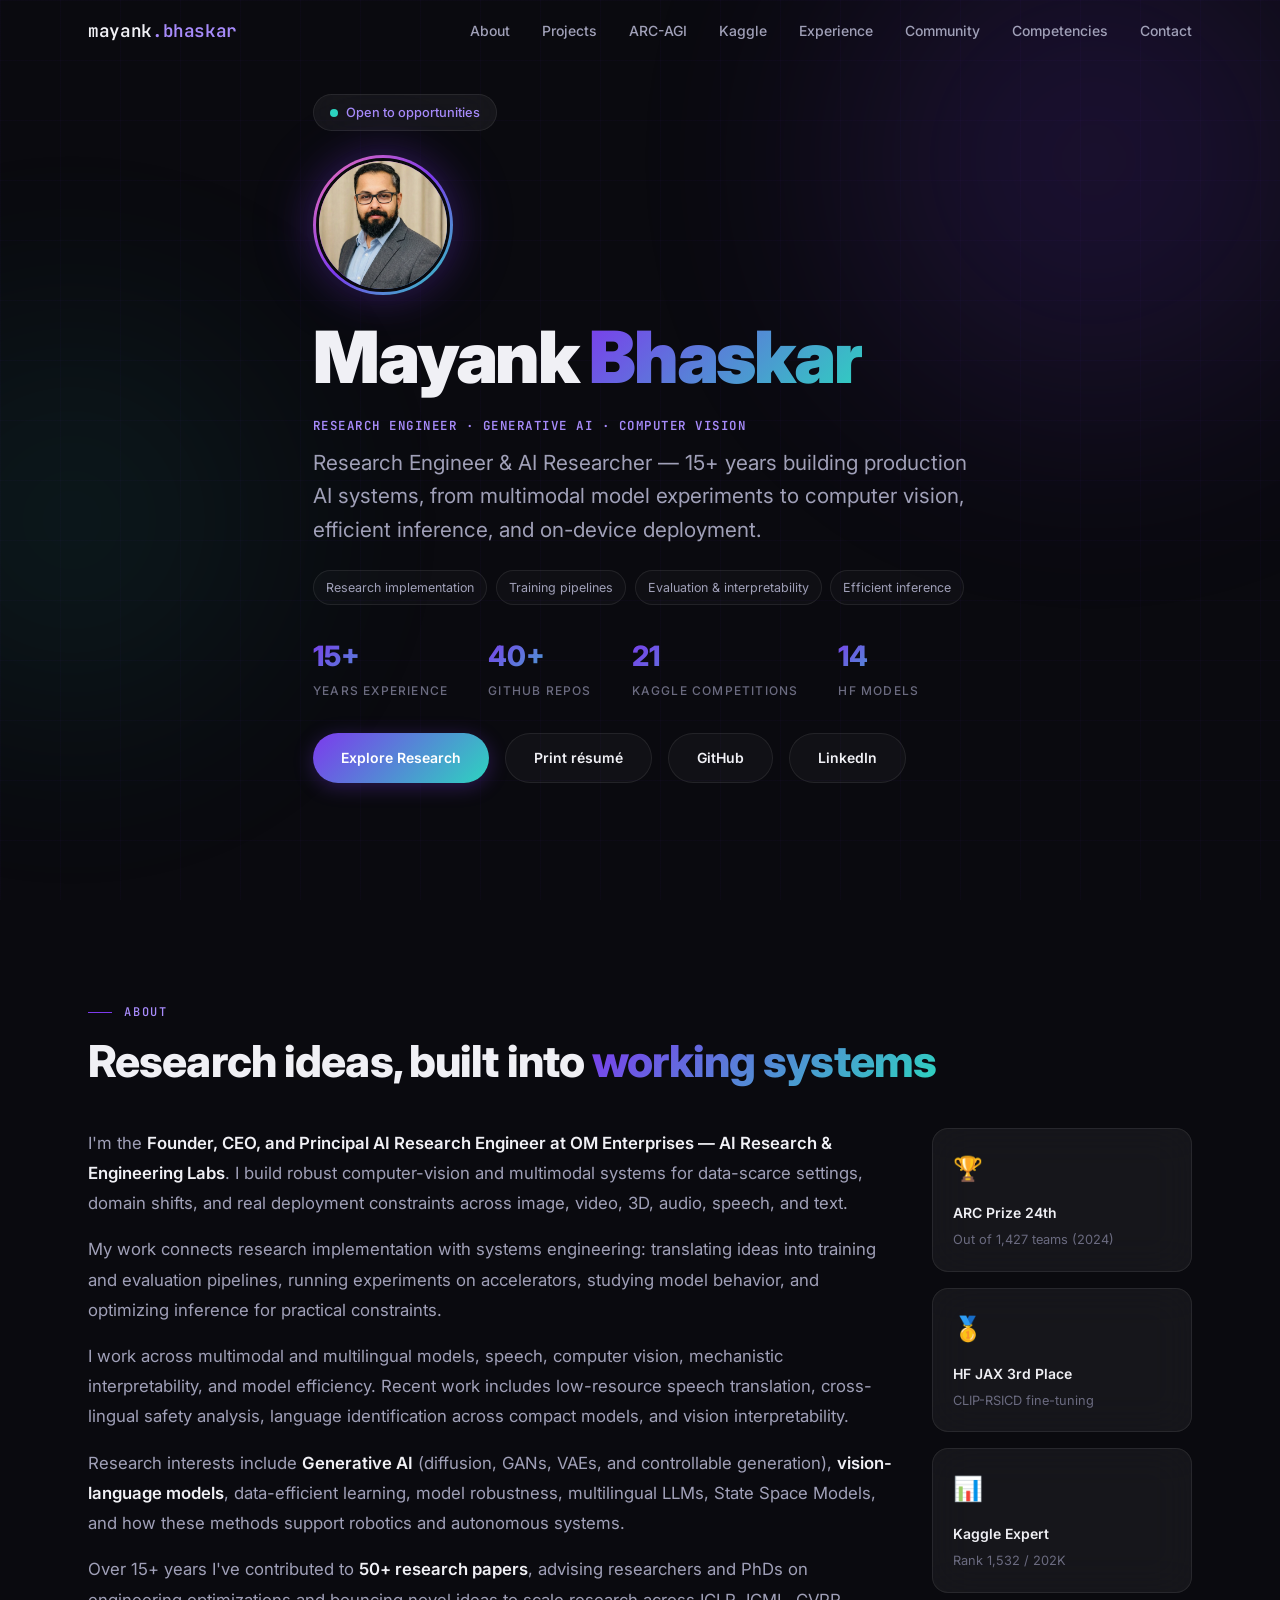
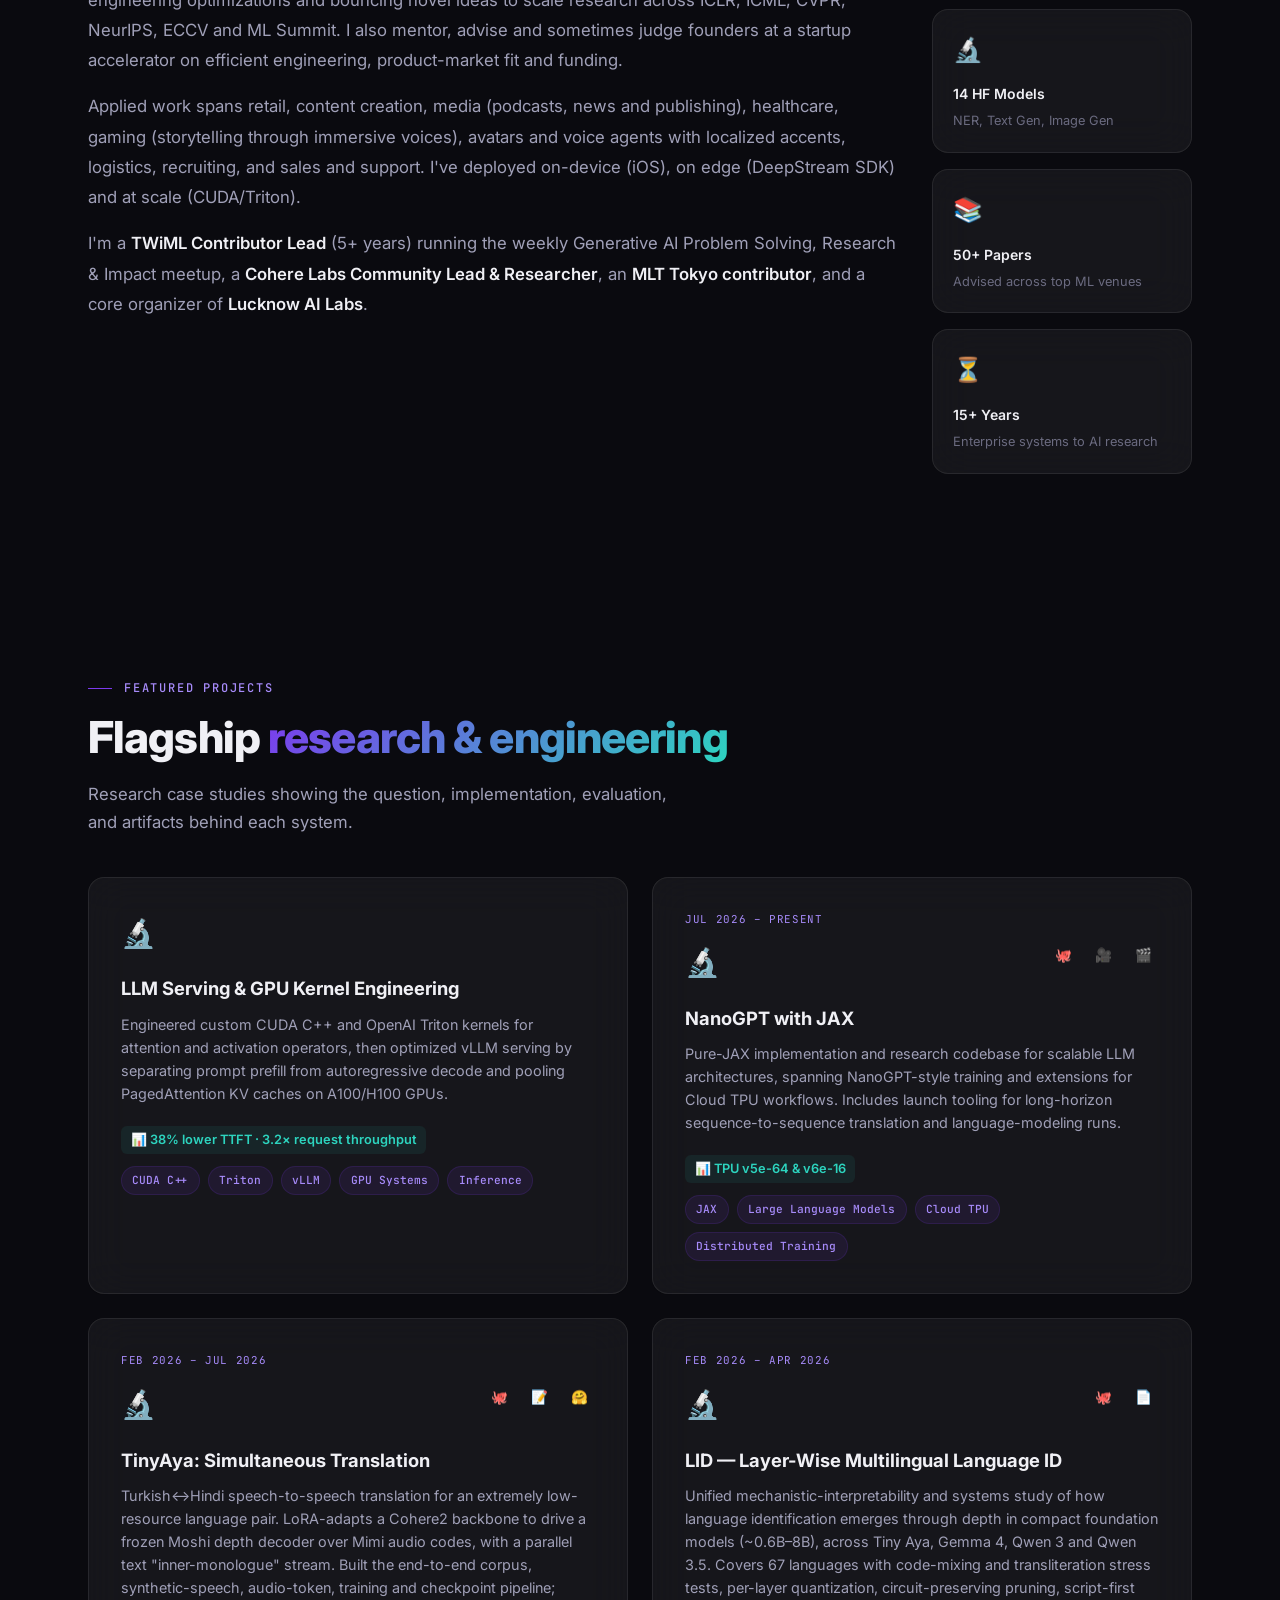
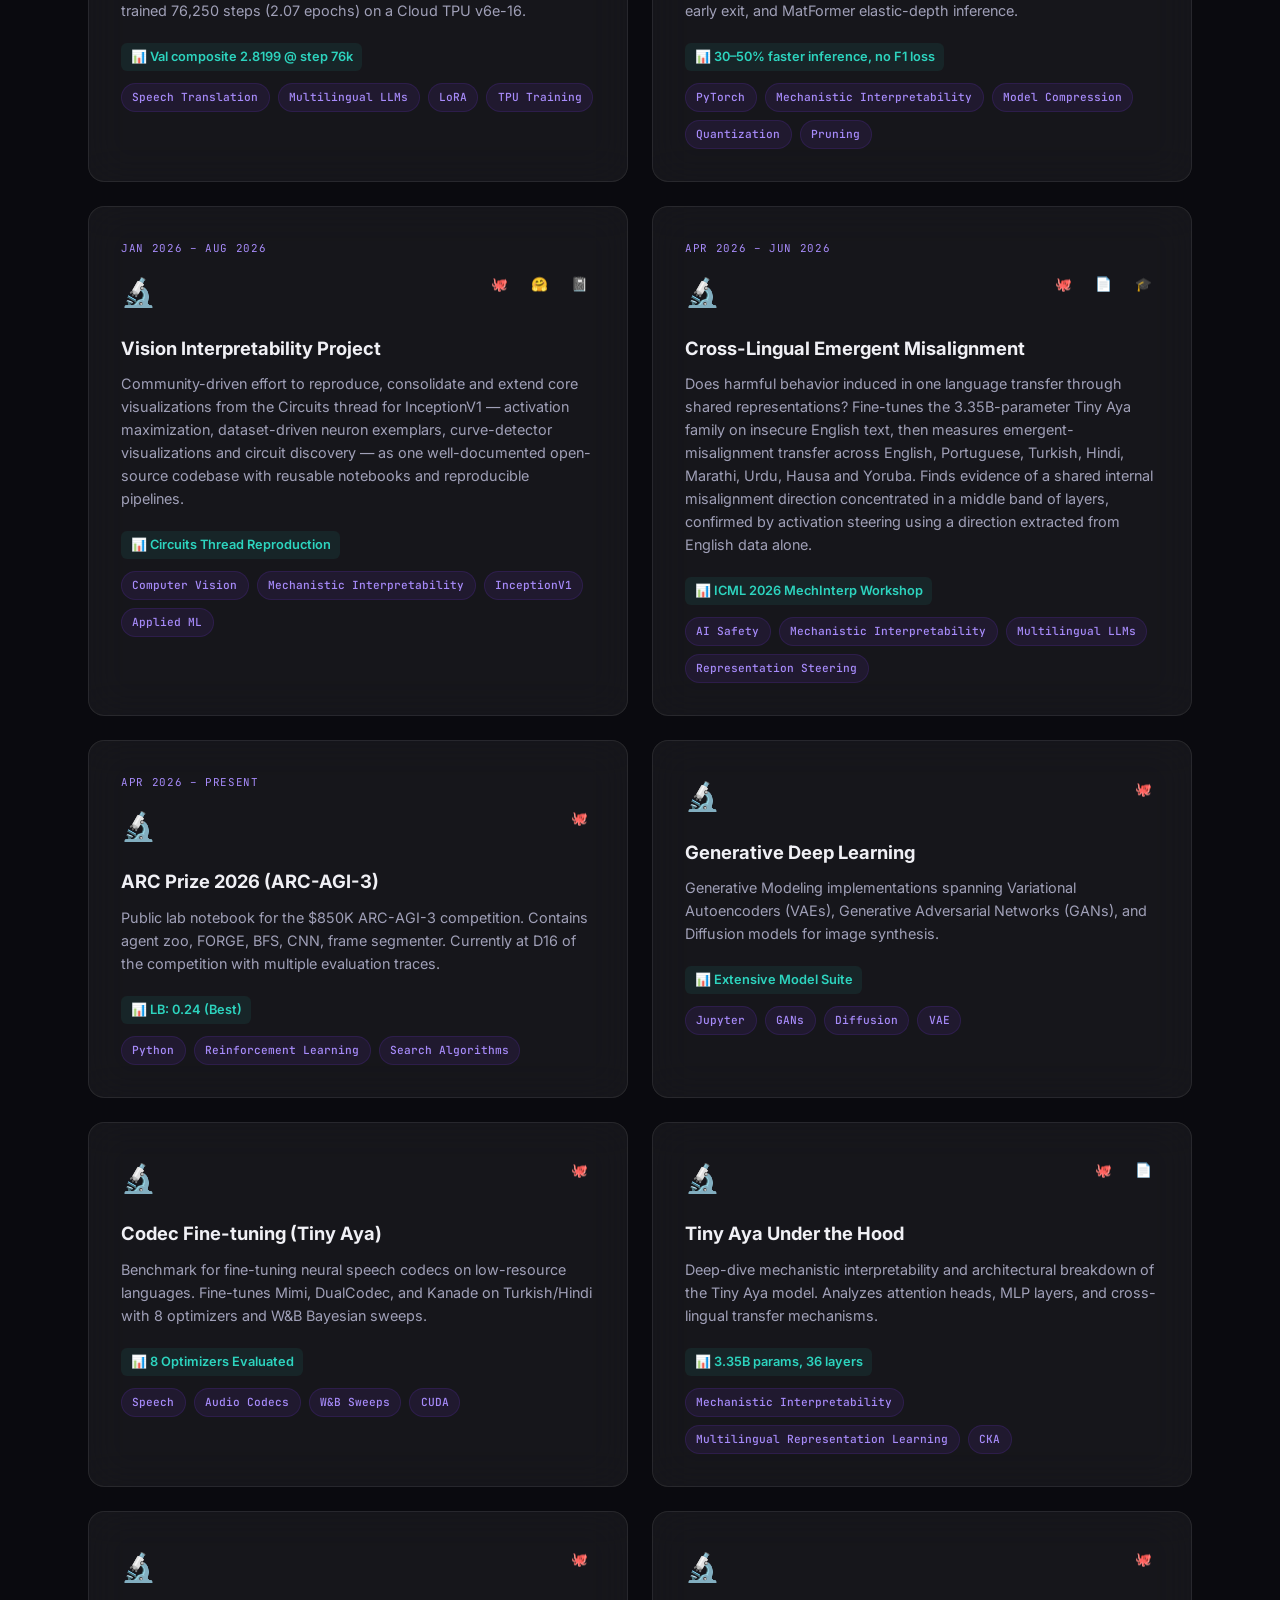
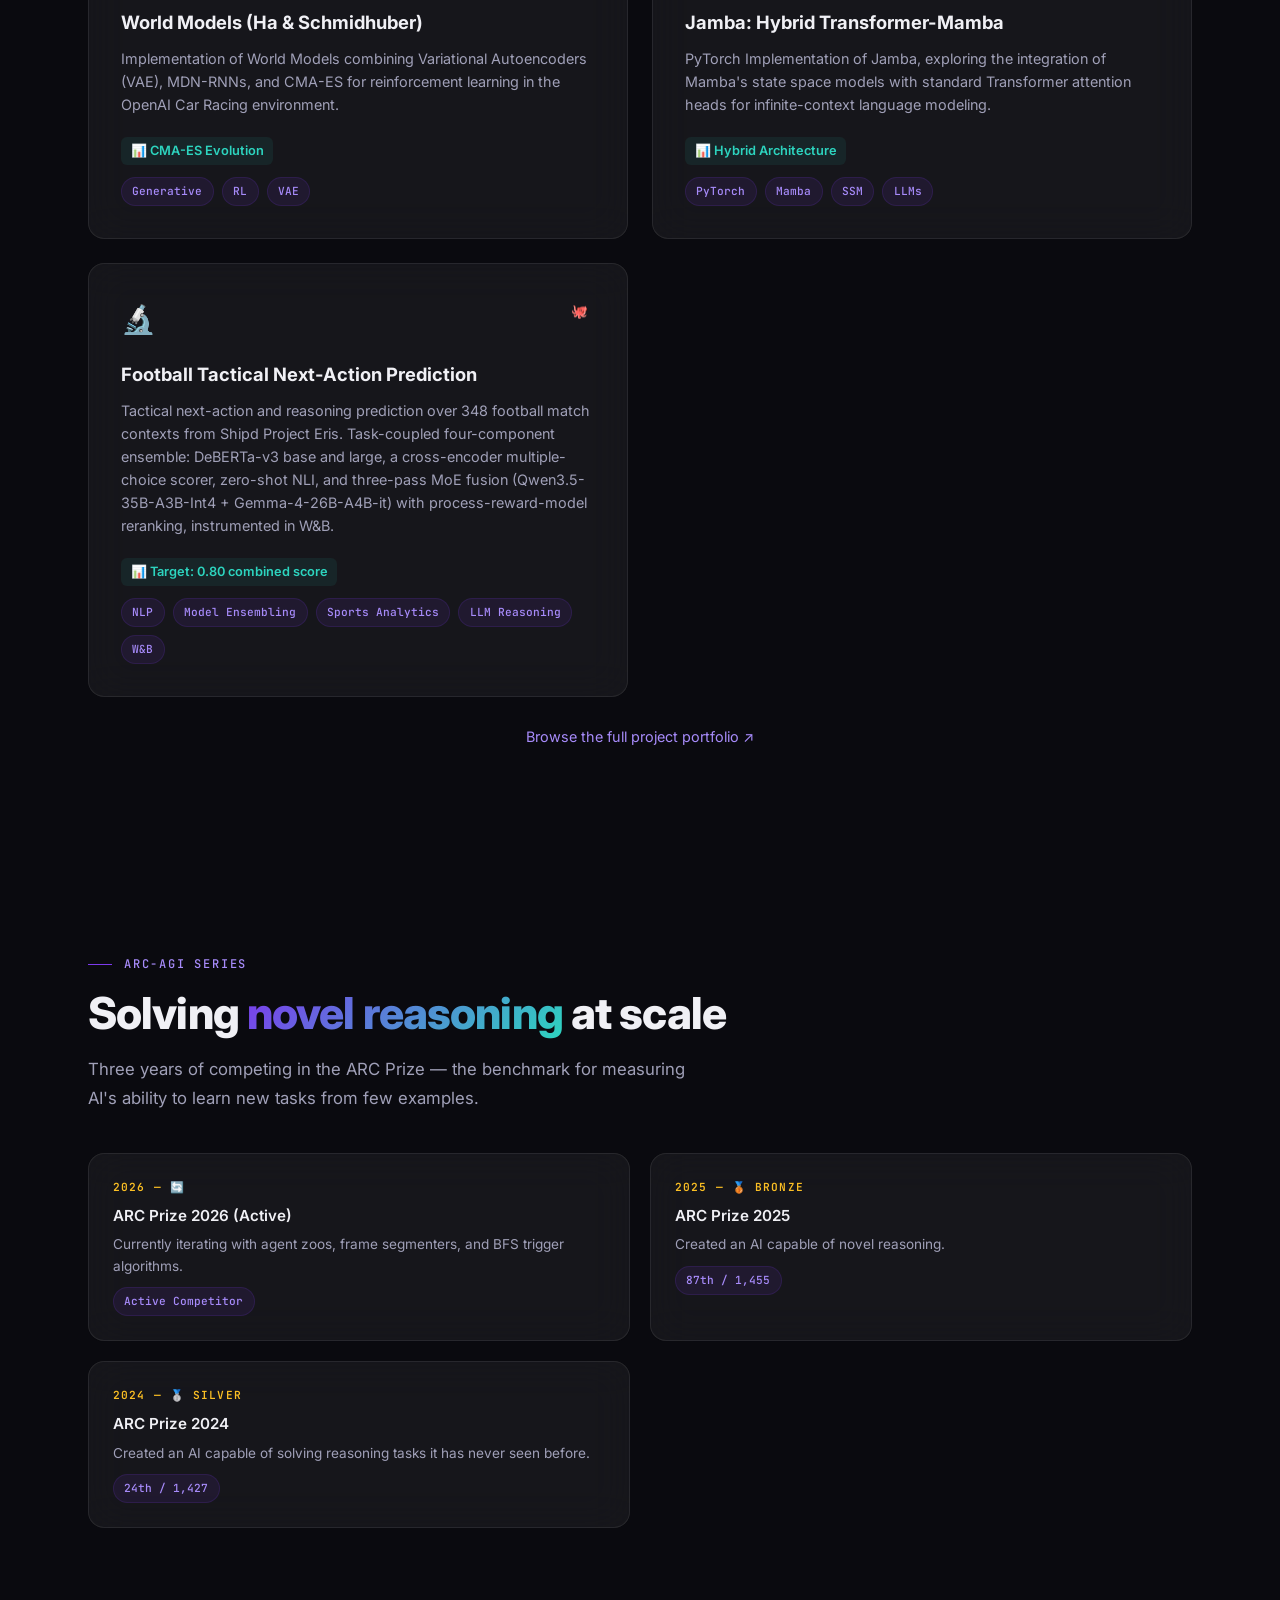
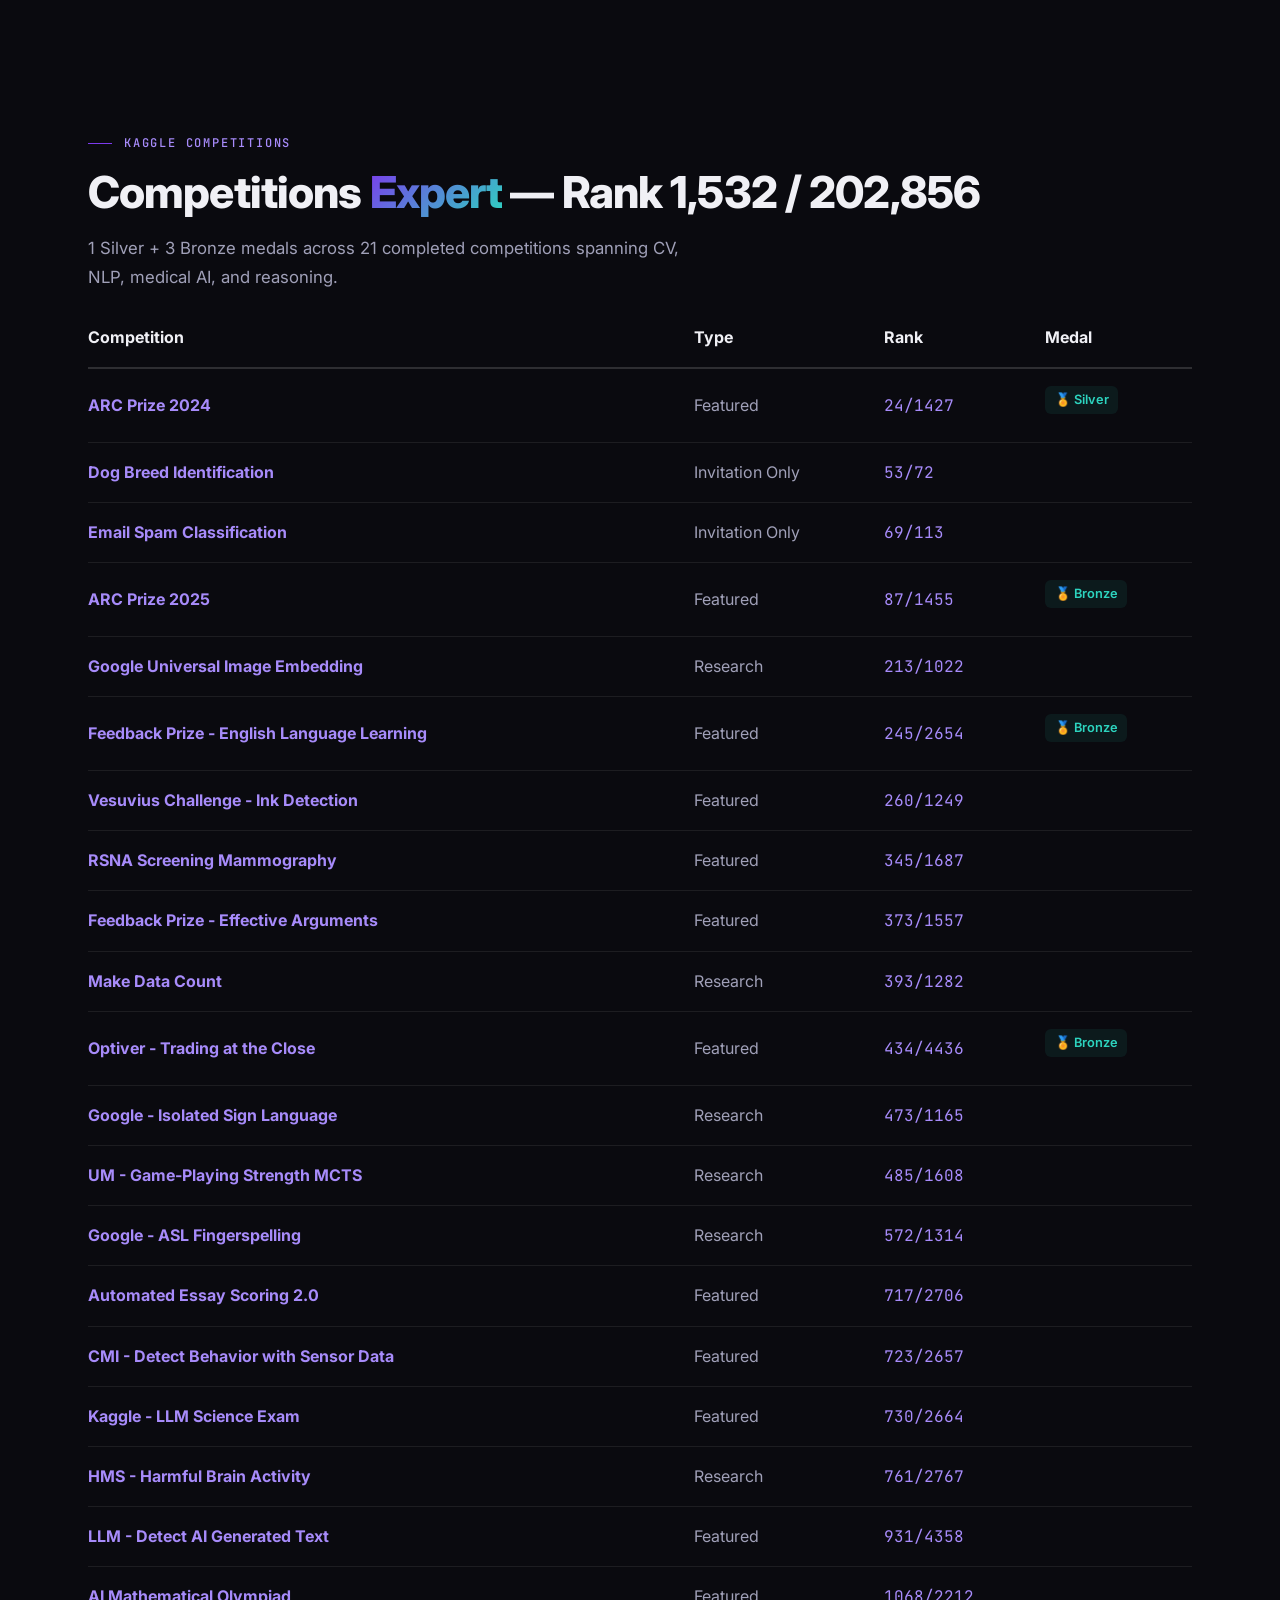
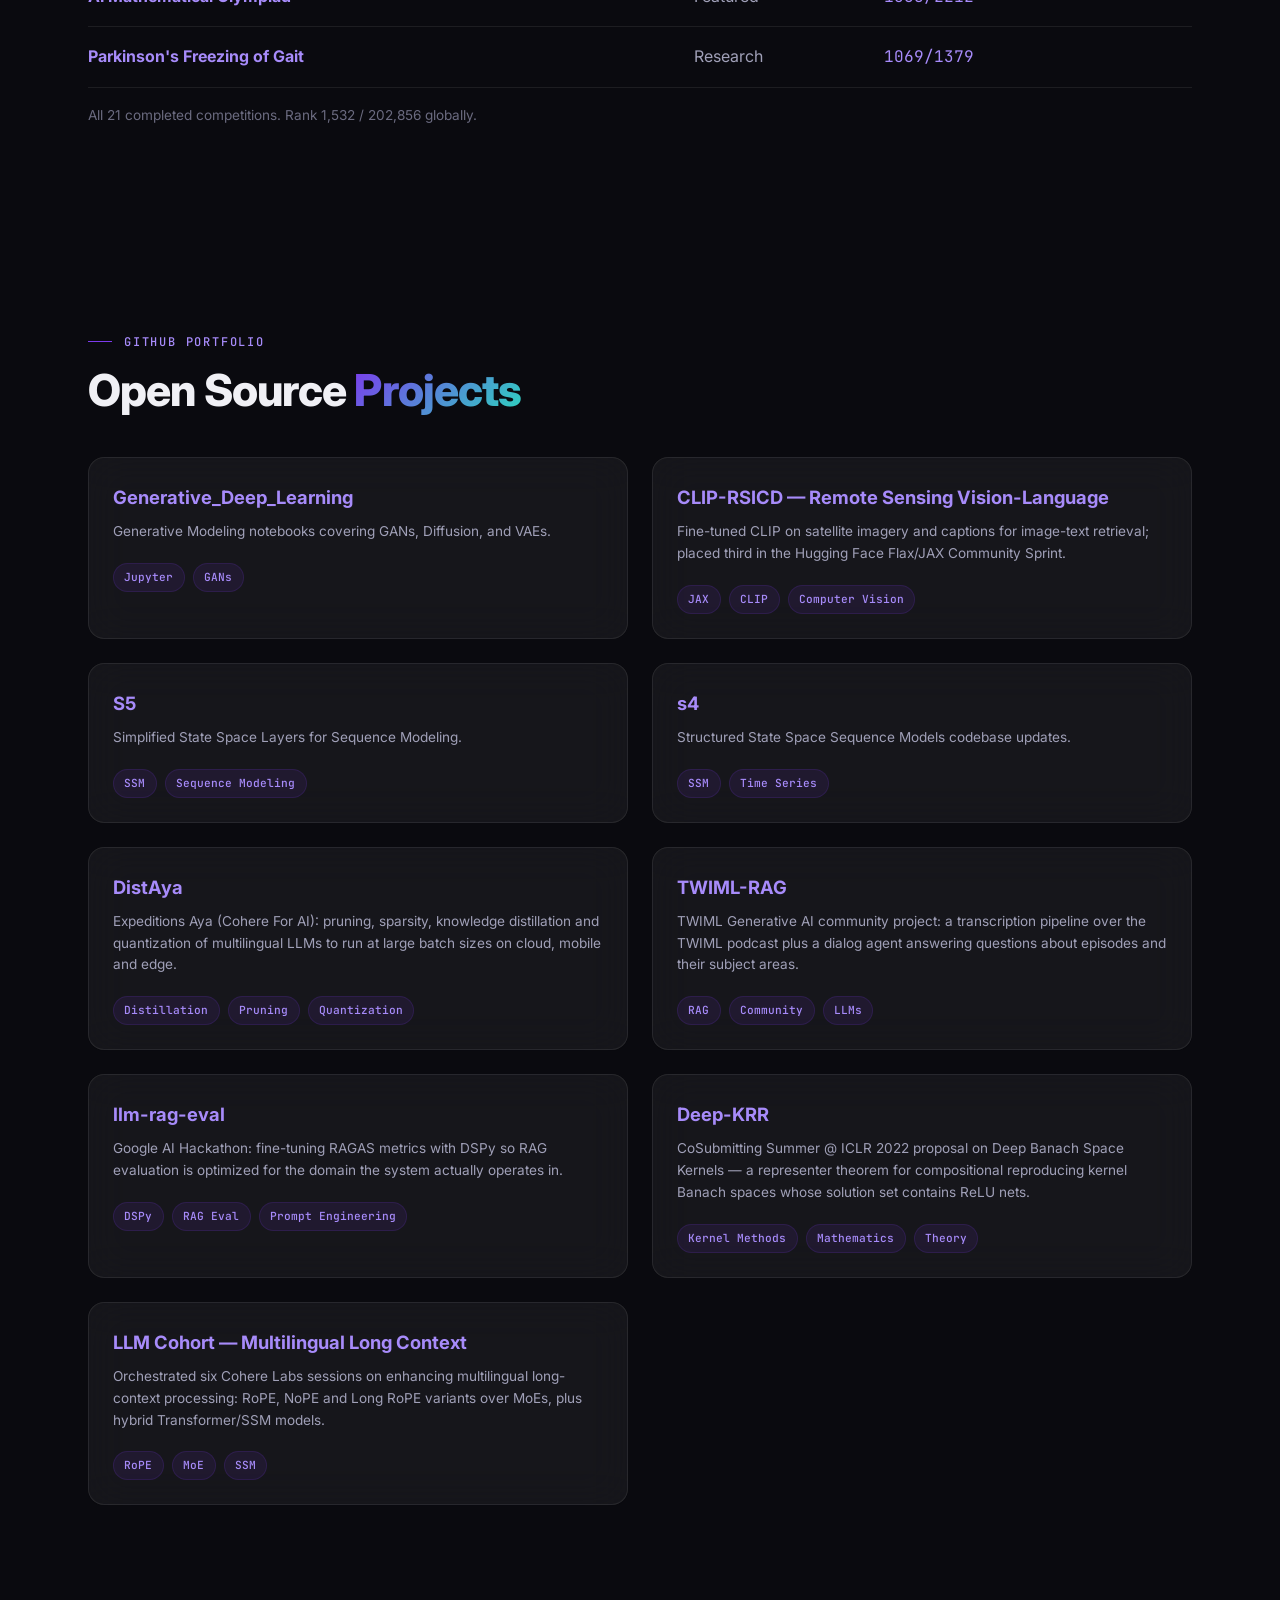
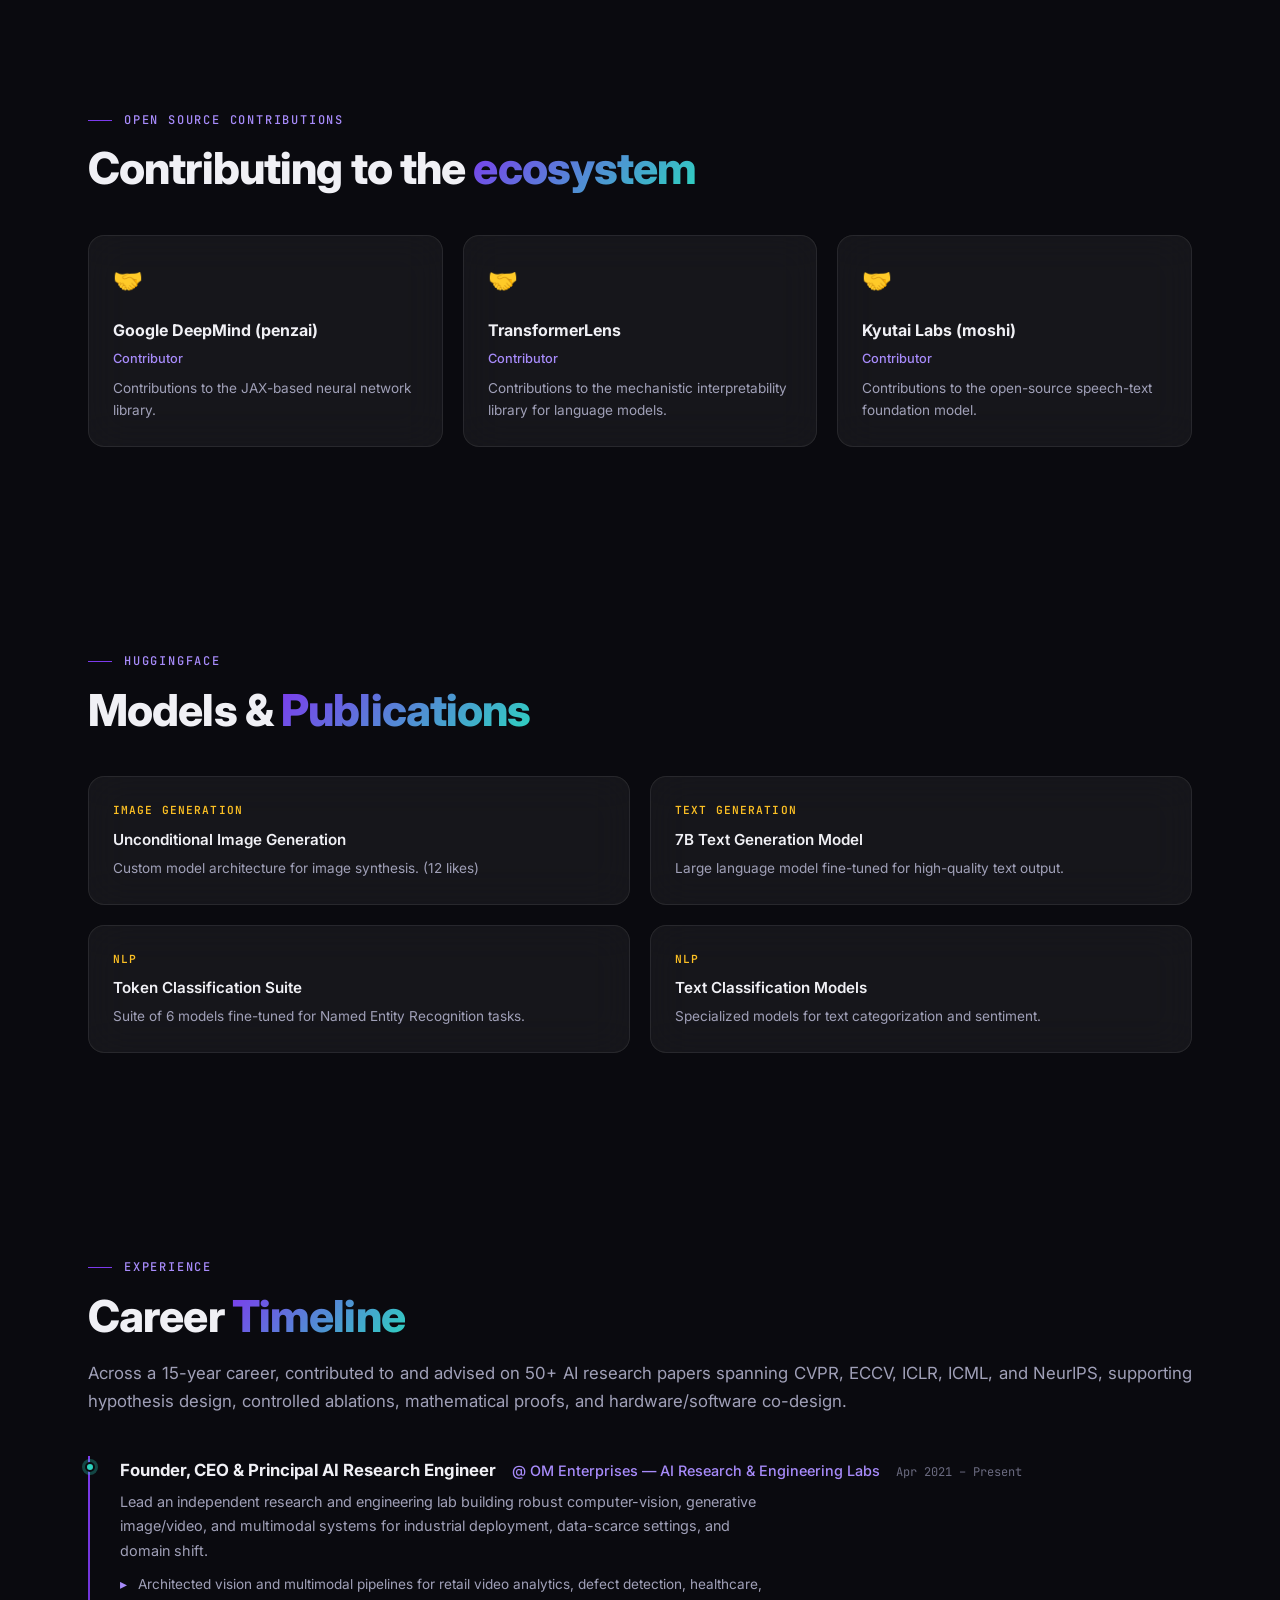
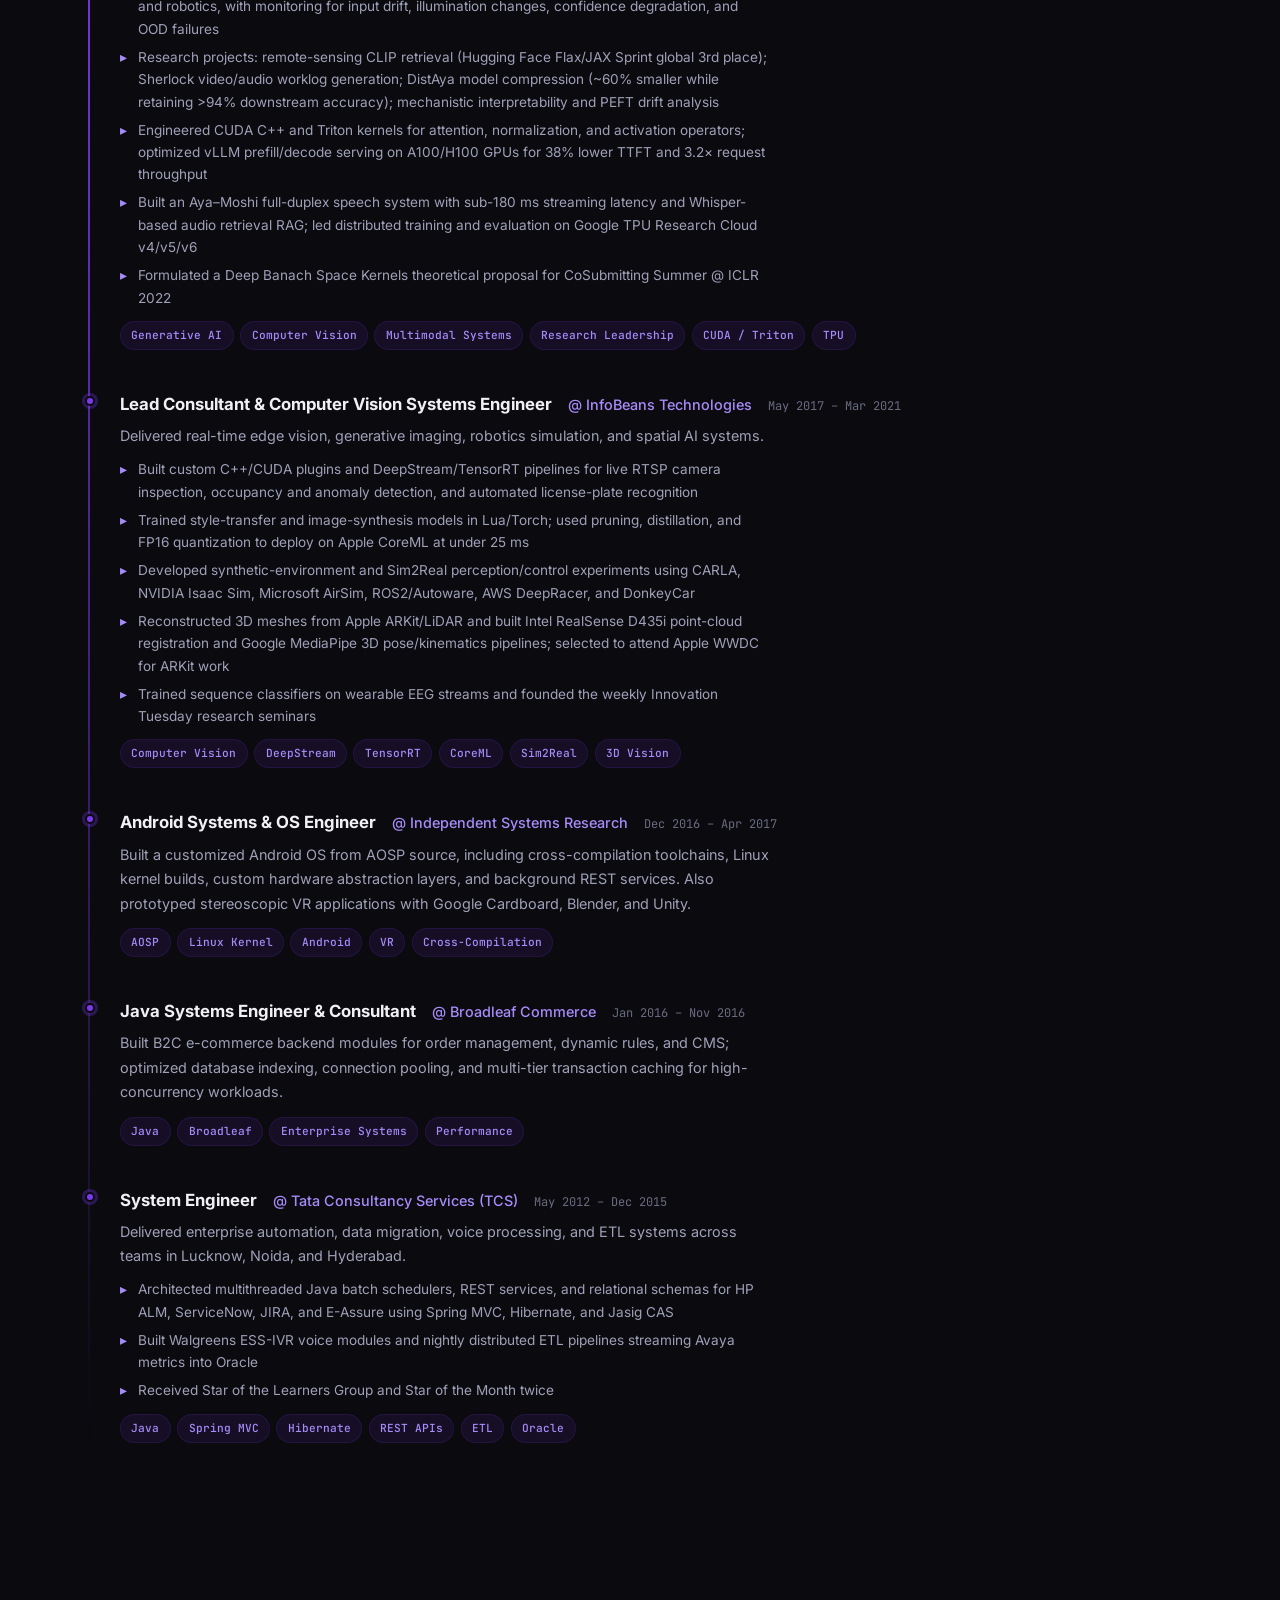
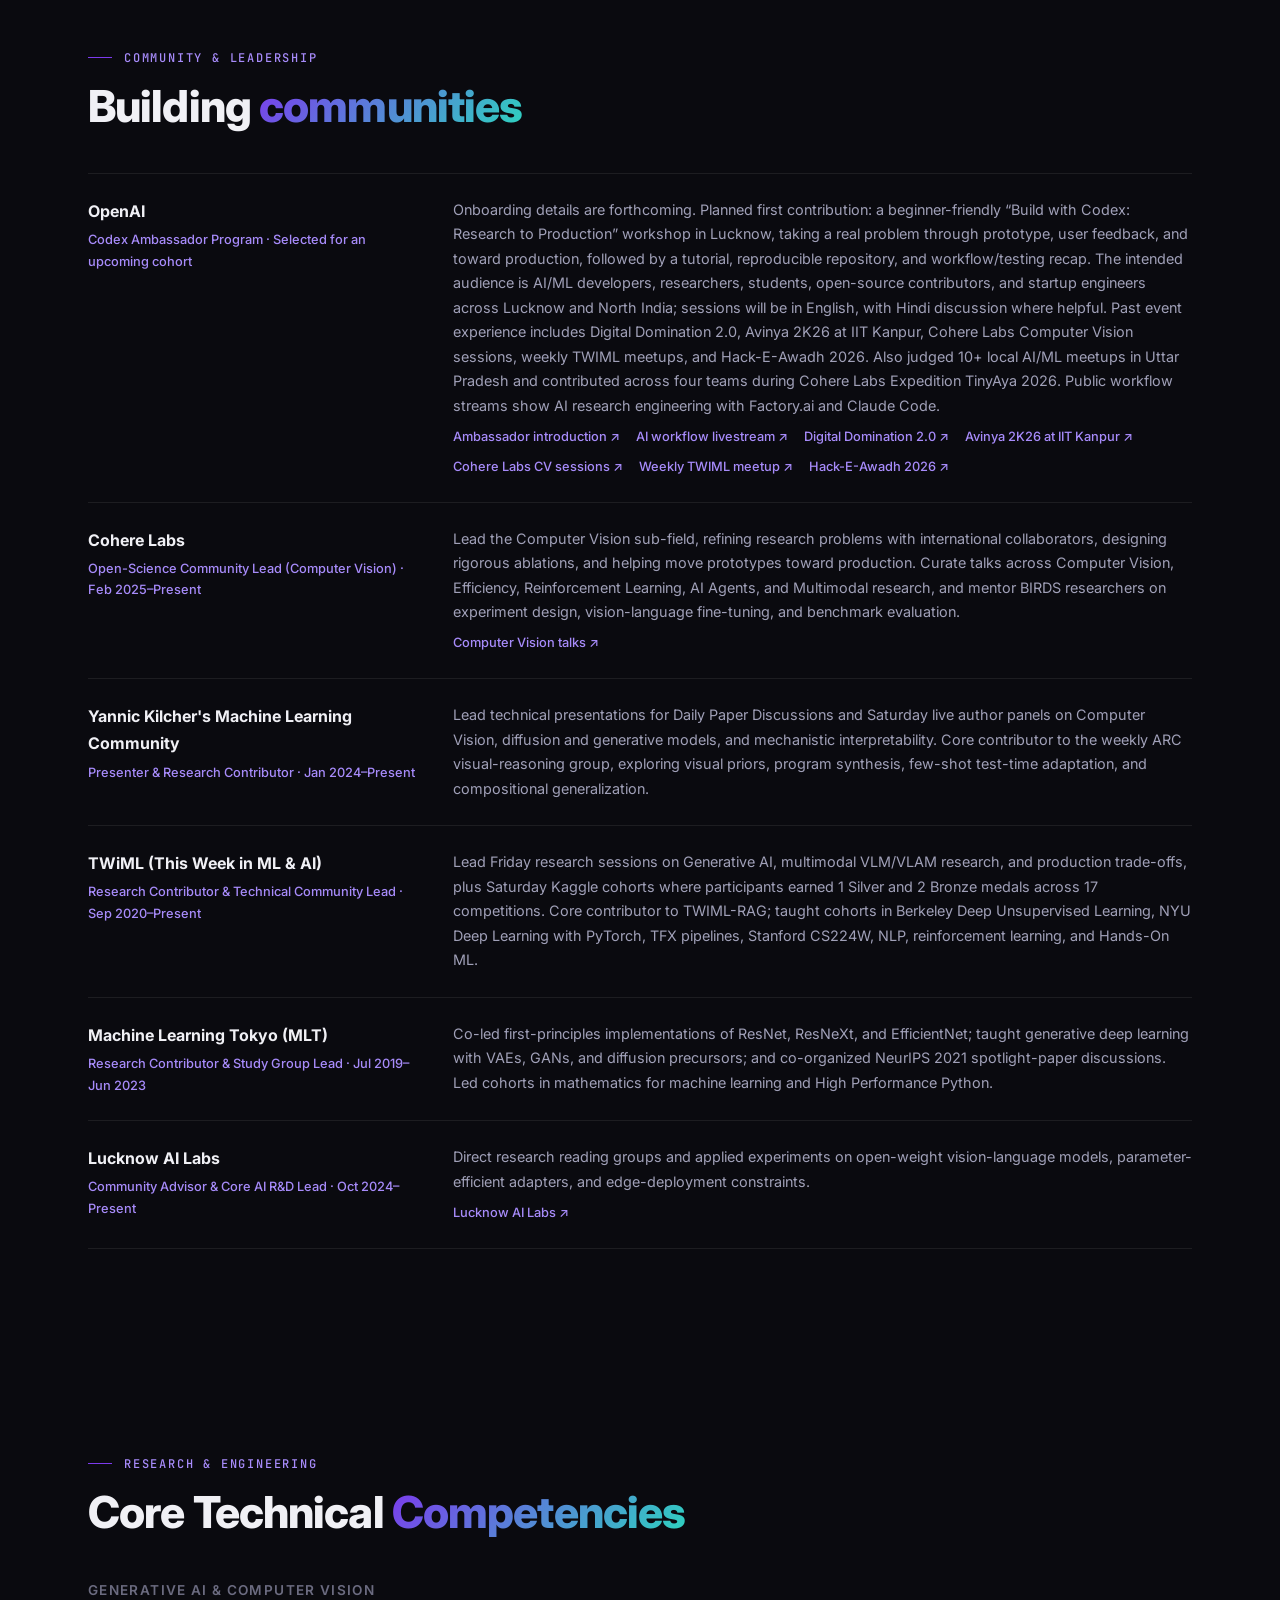
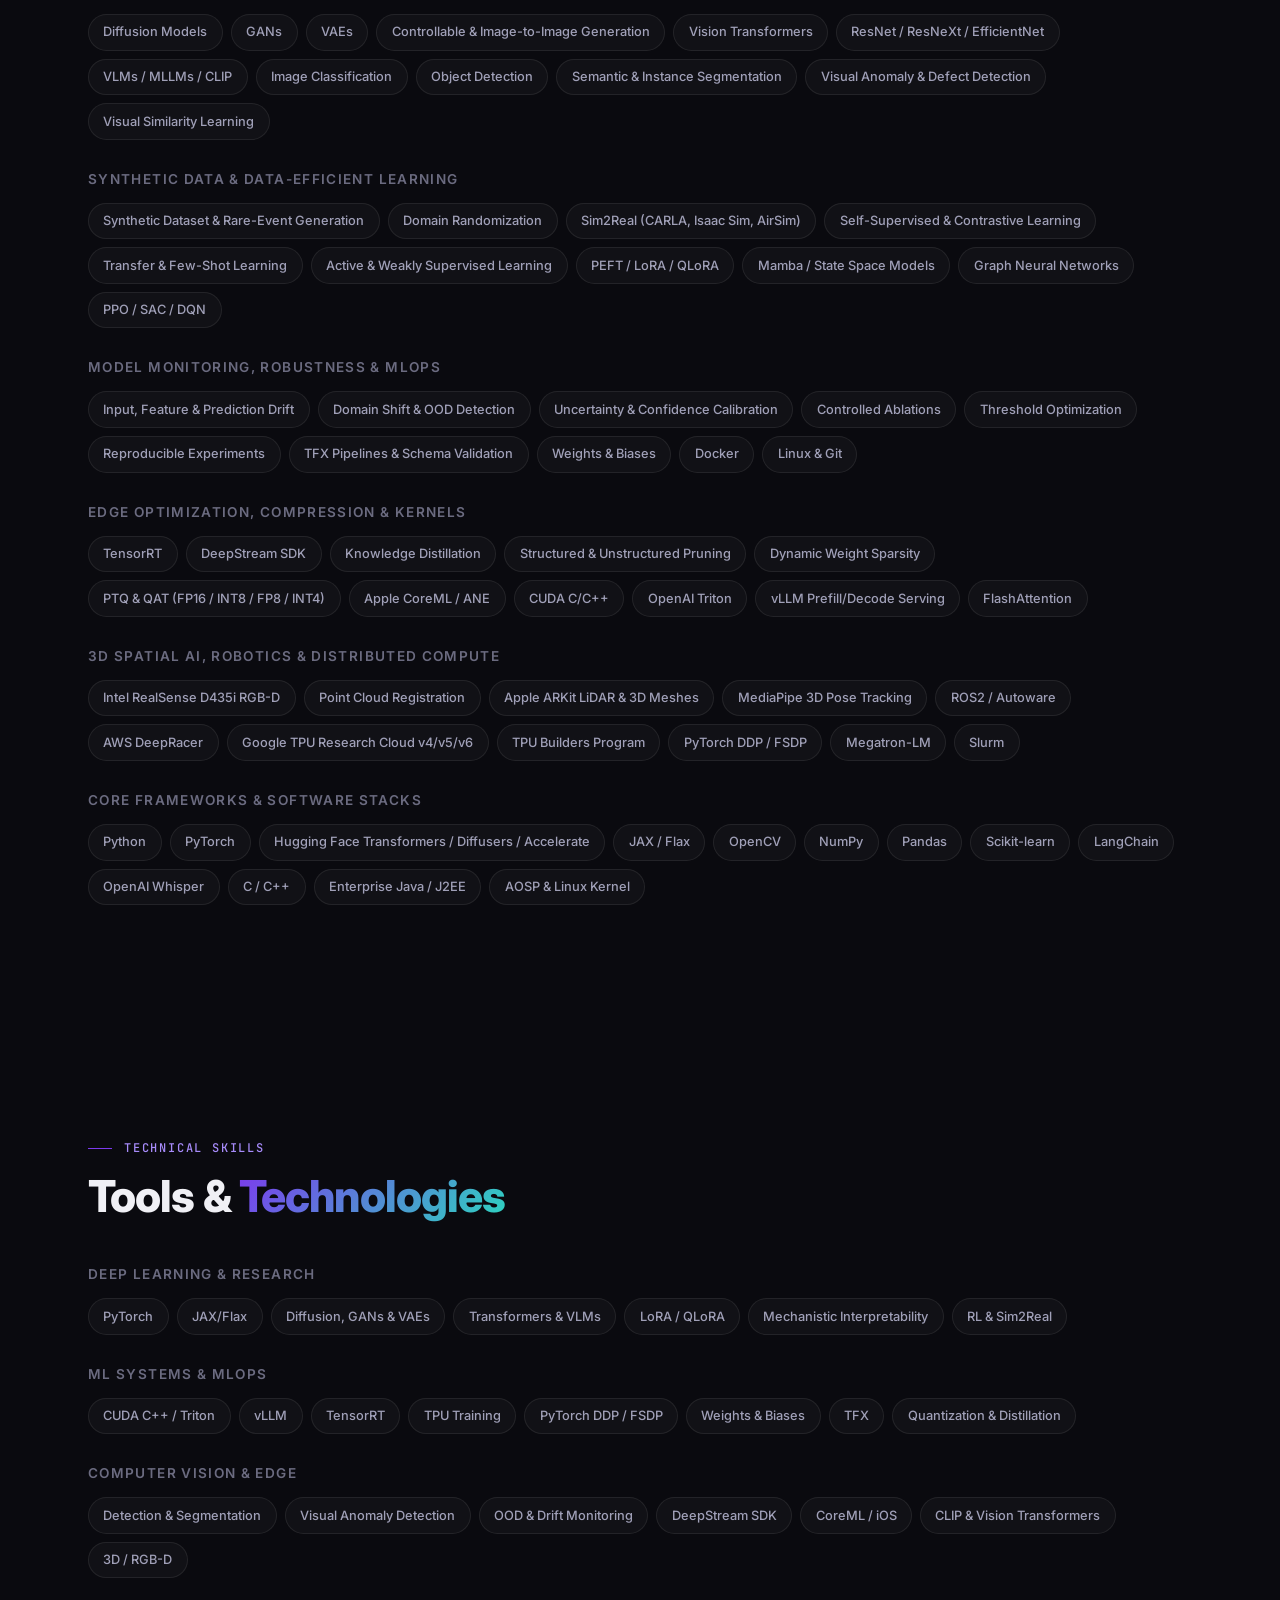
<file: index.html>
<!DOCTYPE html>
<html lang="en">
<head>
  <meta charset="UTF-8">
  <meta name="viewport" content="width=device-width, initial-scale=1.0">
  <title>Mayank Bhaskar — Research Engineer | Generative AI & Computer Vision</title>
  <meta name="description" content="15+ years building production AI systems. ARC Prize competitor, Kaggle Expert, Cohere Labs Lead. Research Engineer in Generative AI & Computer Vision.">
  <meta property="og:title" content="Mayank Bhaskar — Research Engineer, Generative AI & Computer Vision">
  <meta property="og:type" content="website">
  <meta property="og:url" content="https://cataluna84.github.io">
  <meta property="og:image" content="https://cataluna84.github.io/ProfilePic.png">
  <link rel="stylesheet" href="style.css?v=9">
</head>
<body>
  <div class="bg-grid"></div>
  <div class="bg-glow bg-glow-1"></div>
  <div class="bg-glow bg-glow-2"></div>

  <!-- NAV -->
  <nav class="nav" id="nav">
    <div class="container nav-inner">
      <a href="#" class="nav-logo">mayank<span>.bhaskar</span></a>
      <ul class="nav-links" id="navLinks">
        <li><a href="#about">About</a></li>
        <li><a href="#projects">Projects</a></li>
        <li><a href="#arc-agi">ARC-AGI</a></li>
        <li><a href="#kaggle">Kaggle</a></li>
        <li><a href="#experience">Experience</a></li>
        <li><a href="#community">Community</a></li>
        <li><a href="#competencies">Competencies</a></li>
        <li><a href="#contact">Contact</a></li>
      </ul>
      <button class="nav-mobile-toggle" id="navToggle" aria-label="Toggle menu">
        <span></span><span></span><span></span>
      </button>
    </div>
  </nav>

  <!-- HERO -->
  <section class="hero section" id="hero">
    <div class="container hero-content">
      <div class="hero-badge glass"><span class="pulse"></span> Open to opportunities</div>
      <div class="hero-avatar">
        <img src="ProfilePic.png" alt="Mayank Bhaskar" class="hero-avatar-img">
      </div>
      <h1 class="hero-name">Mayank <span class="gradient-text">Bhaskar</span></h1>
      <p class="hero-kicker">Research Engineer · Generative AI · Computer Vision</p>
      <p class="hero-title">Research Engineer & AI Researcher — 15+ years building production AI systems, from multimodal model experiments to computer vision, efficient inference, and on-device deployment.</p>
      <div class="hero-focus" aria-label="Research engineering focus">
        <span>Research implementation</span><span>Training pipelines</span><span>Evaluation & interpretability</span><span>Efficient inference</span>
      </div>
      <div class="hero-stats">
        <div class="hero-stat"><span class="hero-stat-value">15+</span><span class="hero-stat-label">Years Experience</span></div>
        <div class="hero-stat"><span class="hero-stat-value">40+</span><span class="hero-stat-label">GitHub Repos</span></div>
        <div class="hero-stat"><span class="hero-stat-value">21</span><span class="hero-stat-label">Kaggle Competitions</span></div>
        <div class="hero-stat"><span class="hero-stat-value">14</span><span class="hero-stat-label">HF Models</span></div>
      </div>
      <div class="hero-actions">
        <a href="#projects" class="btn btn-primary">Explore Research</a>
        <a href="mayank_bhaskar_resume.html" class="btn btn-secondary">Print résumé</a>
        <a href="https://github.com/cataluna84" target="_blank" class="btn btn-secondary">GitHub</a>
        <a href="https://www.linkedin.com/in/cataluna84/" target="_blank" class="btn btn-secondary">LinkedIn</a>
      </div>
    </div>
  </section>

  <!-- ABOUT -->
  <section class="section" id="about">
    <div class="container">
      <span class="section-label">About</span>
      <h2 class="section-title reveal">Research ideas, built into <span class="gradient-text">working systems</span></h2>
      <div class="about-grid reveal">
        <div class="about-text">
          <p>I'm the <strong>Founder, CEO, and Principal AI Research Engineer at OM Enterprises — AI Research & Engineering Labs</strong>. I build robust computer-vision and multimodal systems for data-scarce settings, domain shifts, and real deployment constraints across image, video, 3D, audio, speech, and text.</p>
          <p>My work connects research implementation with systems engineering: translating ideas into training and evaluation pipelines, running experiments on accelerators, studying model behavior, and optimizing inference for practical constraints.</p>
          <p>I work across multimodal and multilingual models, speech, computer vision, mechanistic interpretability, and model efficiency. Recent work includes low-resource speech translation, cross-lingual safety analysis, language identification across compact models, and vision interpretability.</p>
          <p>Research interests include <strong>Generative AI</strong> (diffusion, GANs, VAEs, and controllable generation), <strong>vision-language models</strong>, data-efficient learning, model robustness, multilingual LLMs, State Space Models, and how these methods support robotics and autonomous systems.</p>
          <p>Over 15+ years I've contributed to <strong>50+ research papers</strong>, advising researchers and PhDs on engineering optimizations and bouncing novel ideas to scale research across ICLR, ICML, CVPR, NeurIPS, ECCV and ML Summit. I also mentor, advise and sometimes judge founders at a startup accelerator on efficient engineering, product-market fit and funding.</p>
          <p>Applied work spans retail, content creation, media (podcasts, news and publishing), healthcare, gaming (storytelling through immersive voices), avatars and voice agents with localized accents, logistics, recruiting, and sales and support. I've deployed on-device (iOS), on edge (DeepStream SDK) and at scale (CUDA/Triton).</p>
          <p>I'm a <strong>TWiML Contributor Lead</strong> (5+ years) running the weekly Generative AI Problem Solving, Research & Impact meetup, a <strong>Cohere Labs Community Lead & Researcher</strong>, an <strong>MLT Tokyo contributor</strong>, and a core organizer of <strong>Lucknow AI Labs</strong>.</p>
        </div>
        <div class="about-highlights">
          <div class="highlight-card glass"><div class="icon">🏆</div><h4>ARC Prize 24th</h4><p>Out of 1,427 teams (2024)</p></div>
          <div class="highlight-card glass"><div class="icon">🥇</div><h4>HF JAX 3rd Place</h4><p>CLIP-RSICD fine-tuning</p></div>
          <div class="highlight-card glass"><div class="icon">📊</div><h4>Kaggle Expert</h4><p>Rank 1,532 / 202K</p></div>
          <div class="highlight-card glass"><div class="icon">🔬</div><h4>14 HF Models</h4><p>NER, Text Gen, Image Gen</p></div>
          <div class="highlight-card glass"><div class="icon">📚</div><h4>50+ Papers</h4><p>Advised across top ML venues</p></div>
          <div class="highlight-card glass"><div class="icon">⏳</div><h4>15+ Years</h4><p>Enterprise systems to AI research</p></div>
        </div>
      </div>
    </div>
  </section>

  <!-- FEATURED PROJECTS -->
  <section class="section" id="projects">
    <div class="container">
      <span class="section-label">Featured Projects</span>
      <h2 class="section-title reveal">Flagship <span class="gradient-text">research & engineering</span></h2>
      <p class="section-subtitle reveal">Research case studies showing the question, implementation, evaluation, and artifacts behind each system.</p>
      <div class="projects-grid reveal" id="projectsGrid"></div>
      <p class="project-index-link"><a href="mayank_bhaskar_projects.md">Browse the full project portfolio ↗</a></p>
    </div>
  </section>

  <!-- ARC-AGI -->
  <section class="section" id="arc-agi">
    <div class="container">
      <span class="section-label">ARC-AGI Series</span>
      <h2 class="section-title reveal">Solving <span class="gradient-text">novel reasoning</span> at scale</h2>
      <p class="section-subtitle reveal">Three years of competing in the ARC Prize — the benchmark for measuring AI's ability to learn new tasks from few examples.</p>
      <div class="research-grid reveal" id="arcGrid"></div>
    </div>
  </section>

  <!-- KAGGLE -->
  <section class="section" id="kaggle">
    <div class="container">
      <span class="section-label">Kaggle Competitions</span>
      <h2 class="section-title reveal">Competitions <span class="gradient-text">Expert</span> — Rank 1,532 / 202,856</h2>
      <p class="section-subtitle reveal">1 Silver + 3 Bronze medals across 21 completed competitions spanning CV, NLP, medical AI, and reasoning.</p>
      <div id="kaggleTable" class="reveal"></div>
    </div>
  </section>

  <!-- GITHUB PROJECTS -->
  <section class="section" id="github-projects">
    <div class="container">
      <span class="section-label">GitHub Portfolio</span>
      <h2 class="section-title reveal">Open Source <span class="gradient-text">Projects</span></h2>
      <div class="projects-grid reveal" id="githubGrid"></div>
    </div>
  </section>

  <!-- CONTRIBUTIONS -->
  <section class="section" id="contributions">
    <div class="container">
      <span class="section-label">Open Source Contributions</span>
      <h2 class="section-title reveal">Contributing to the <span class="gradient-text">ecosystem</span></h2>
      <div class="community-grid reveal" id="contribGrid"></div>
    </div>
  </section>

  <!-- HUGGINGFACE -->
  <section class="section" id="huggingface">
    <div class="container">
      <span class="section-label">HuggingFace</span>
      <h2 class="section-title reveal">Models & <span class="gradient-text">Publications</span></h2>
      <div class="research-grid reveal" id="hfGrid"></div>
    </div>
  </section>

  <!-- EXPERIENCE -->
  <section class="section" id="experience">
    <div class="container">
      <span class="section-label">Experience</span>
      <h2 class="section-title reveal">Career <span class="gradient-text">Timeline</span></h2>
      <p class="section-subtitle career-summary reveal">Across a 15-year career, contributed to and advised on 50+ AI research papers spanning CVPR, ECCV, ICLR, ICML, and NeurIPS, supporting hypothesis design, controlled ablations, mathematical proofs, and hardware/software co-design.</p>
      <div class="timeline reveal" id="timeline"></div>
    </div>
  </section>

  <!-- COMMUNITY -->
  <section class="section" id="community">
    <div class="container">
      <span class="section-label">Community & Leadership</span>
      <h2 class="section-title reveal">Building <span class="gradient-text">communities</span></h2>
      <div class="community-list reveal" id="communityGrid"></div>
    </div>
  </section>

  <!-- CORE TECHNICAL COMPETENCIES -->
  <section class="section" id="competencies">
    <div class="container">
      <span class="section-label">Research & Engineering</span>
      <h2 class="section-title reveal">Core Technical <span class="gradient-text">Competencies</span></h2>
      <div class="skills-wrapper reveal" id="competenciesWrapper"></div>
    </div>
  </section>

  <!-- SKILLS -->
  <section class="section" id="skills">
    <div class="container">
      <span class="section-label">Technical Skills</span>
      <h2 class="section-title reveal">Tools & <span class="gradient-text">Technologies</span></h2>
      <div class="skills-wrapper reveal" id="skillsWrapper"></div>
    </div>
  </section>

  <!-- BLOG -->
  <section class="section" id="blog">
    <div class="container">
      <span class="section-label">Blog</span>
      <h2 class="section-title reveal">Writing & <span class="gradient-text">Insights</span></h2>
      <div class="research-grid reveal" id="blogGrid"></div>
    </div>
  </section>

  <!-- CONTACT -->
  <section class="section" id="contact">
    <div class="container">
      <div class="contact-content reveal">
        <span class="section-label" style="justify-content:center">Get in Touch</span>
        <h2 class="section-title" style="text-align:center">Let's build something <span class="gradient-text">extraordinary</span></h2>
        <p class="section-subtitle" style="margin:0 auto;text-align:center">Open to Research Engineer roles across Generative AI, multimodal ML, and computer vision.</p>
        <div class="contact-links">
          <a href="mailto:mayankbhaskar007@gmail.com" class="contact-link glass">📧 Email</a>
          <a href="https://github.com/cataluna84" target="_blank" class="contact-link glass">🐙 GitHub</a>
          <a href="https://www.linkedin.com/in/cataluna84/" target="_blank" class="contact-link glass">💼 LinkedIn</a>
          <a href="https://www.kaggle.com/cataluna84" target="_blank" class="contact-link glass">📊 Kaggle</a>
          <a href="https://huggingface.co/cataluna84" target="_blank" class="contact-link glass">🤗 HuggingFace</a>
          <a href="https://x.com/cataluna84" target="_blank" class="contact-link glass">𝕏 Twitter/X</a>
          <a href="https://g.dev/cataluna84" target="_blank" class="contact-link glass">💻 Google Developers</a>
          <a href="https://stackoverflow.com/users/2478346/mayank-bhaskar" target="_blank" class="contact-link glass">📚 StackOverflow</a>
          <a href="https://www.reddit.com/user/CATALUNA84" target="_blank" class="contact-link glass">👽 Reddit</a>
          <a href="https://www.goodreads.com/cataluna84" target="_blank" class="contact-link glass">📖 Goodreads</a>
          <a href="https://www.imdb.com/user/ur27293649/ratings/" target="_blank" class="contact-link glass">🎬 IMDb</a>
          <a href="https://gist.github.com/cataluna84/4b61fc77df433939a0ed10217a9dab7c" target="_blank" class="contact-link glass">🎮 Gaming Journal</a>
          <!-- Discord exposes no public profile URL for a handle, so this is a copyable label, not a link. -->
          <span class="contact-link glass contact-link-static">💬 Discord @cataluna84</span>
        </div>
      </div>
    </div>
  </section>

  <!-- FOOTER -->
  <footer class="footer">
    <div class="container">
      <p>© 2026 Mayank Bhaskar. Built with ❤️ and vanilla HTML/CSS/JS.</p>
    </div>
  </footer>

  <script src="script.js?v=4"></script>
</body>
</html>
</file>
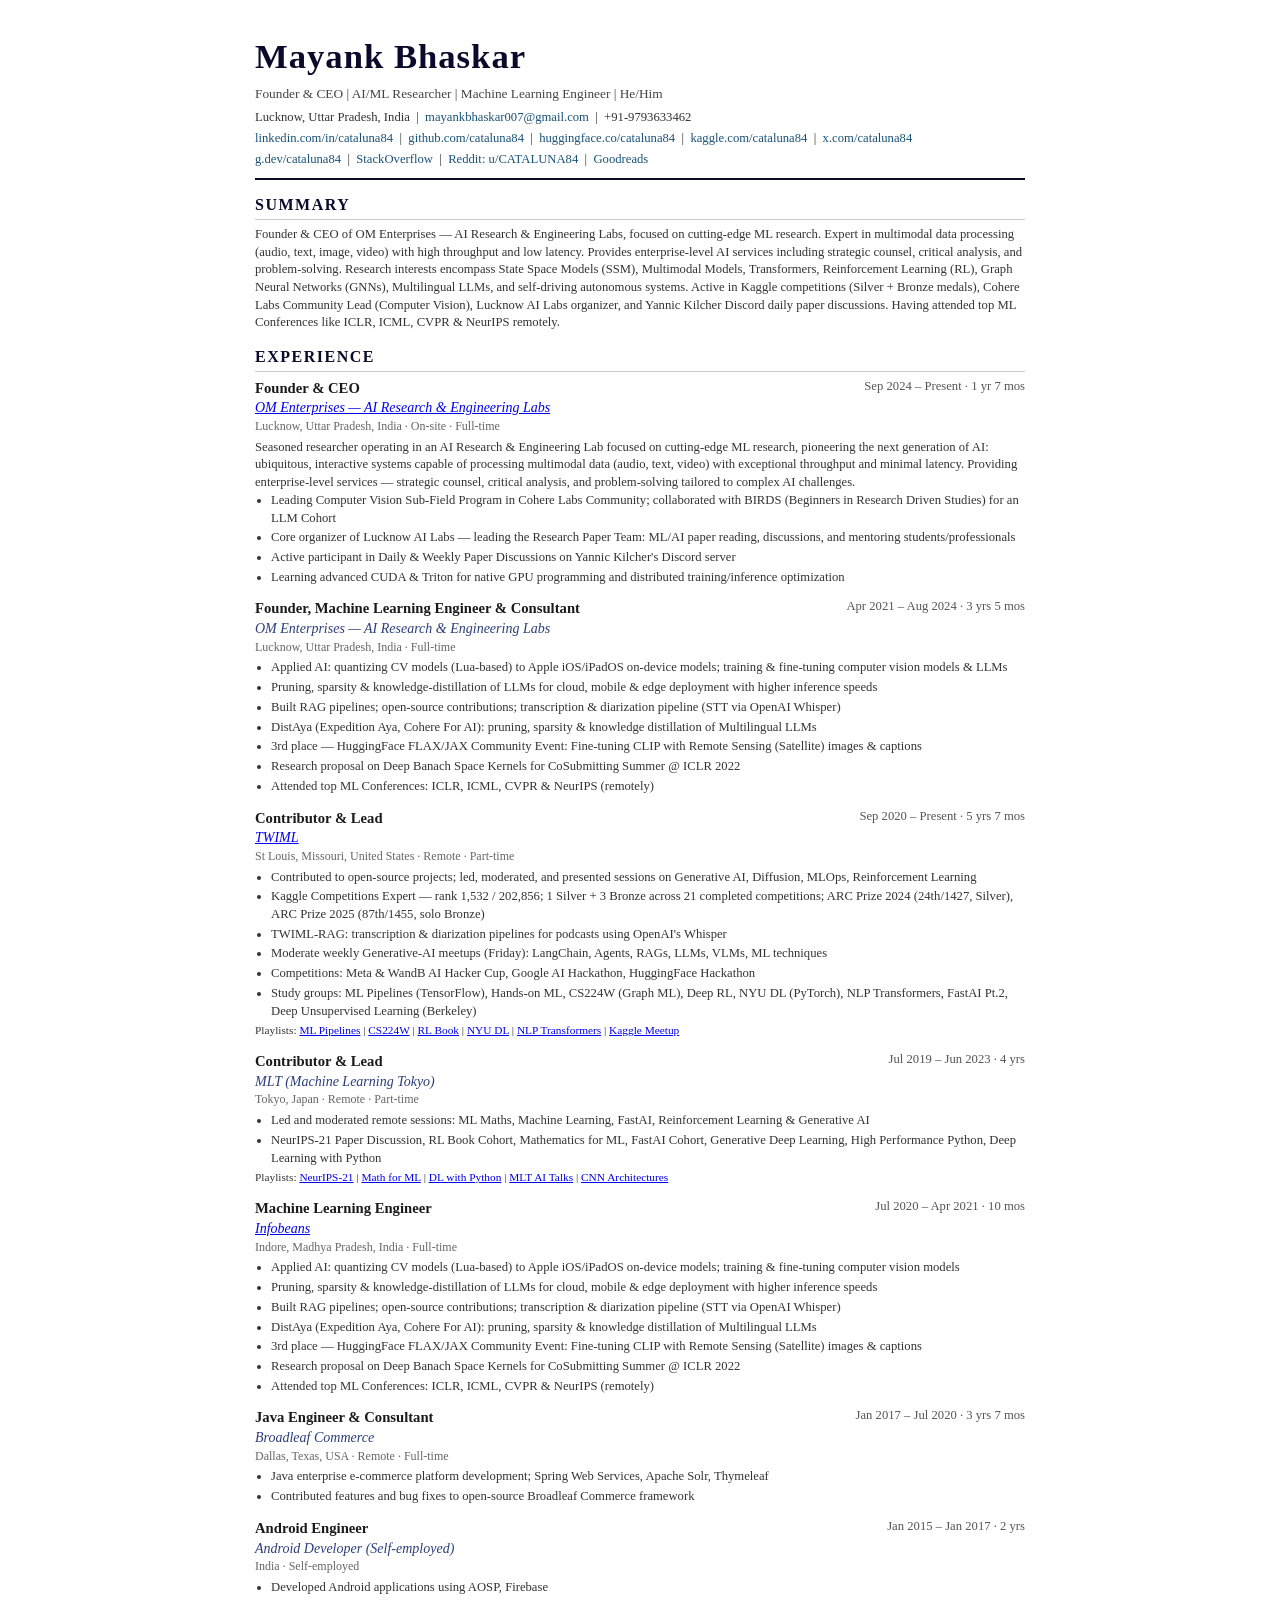
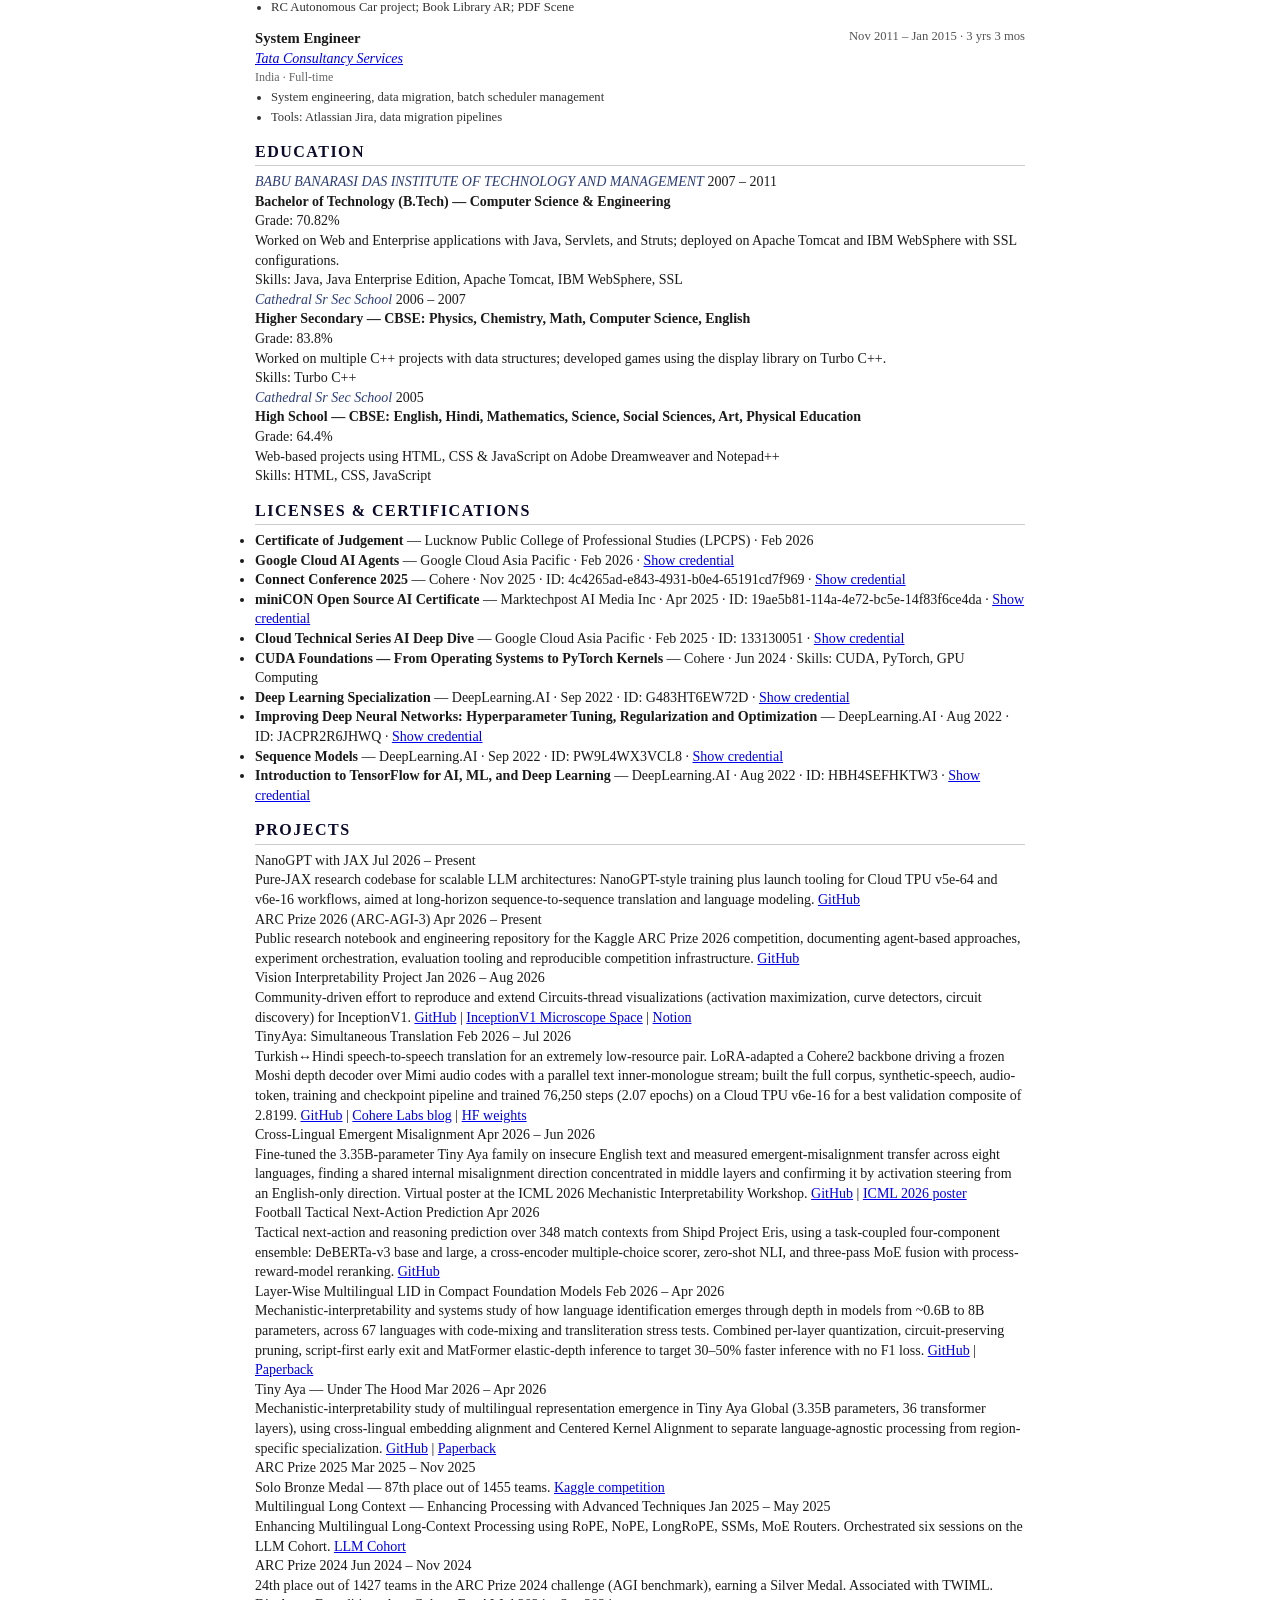
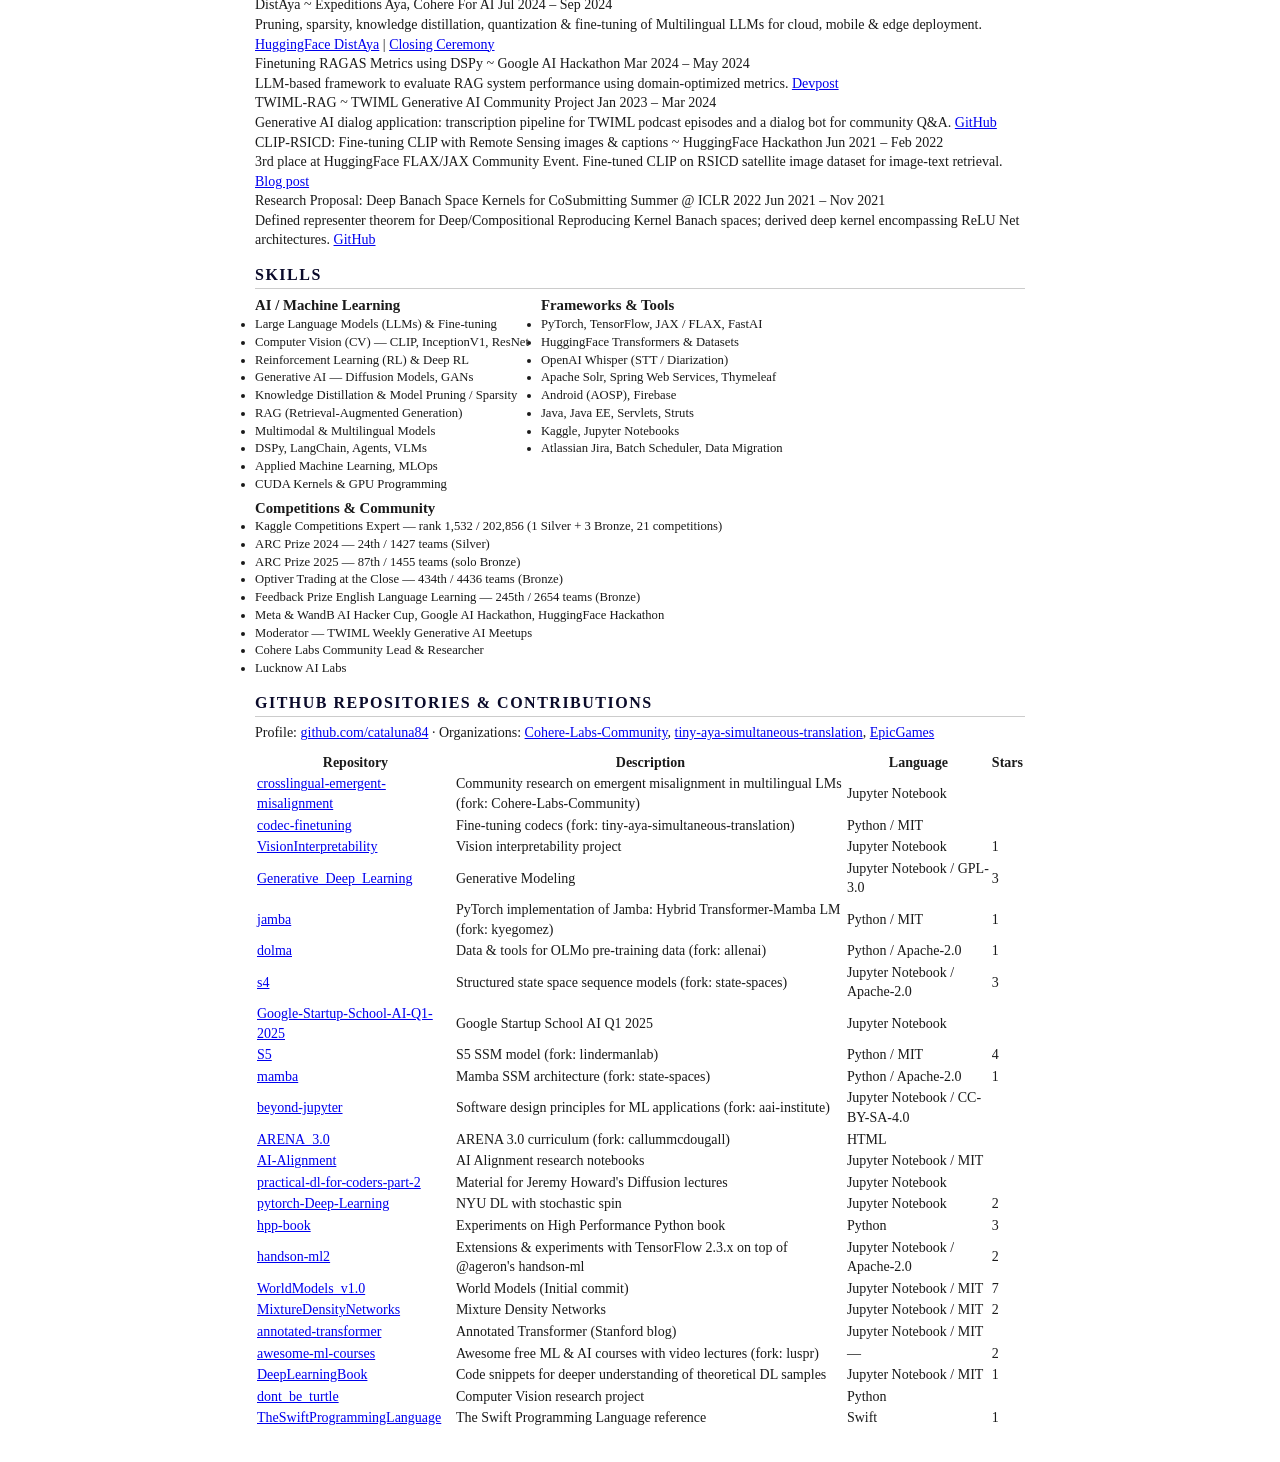
<file: mayank_bhaskar_resume.html>
<!DOCTYPE html>
<html lang="en">
<head>
<meta charset="UTF-8">
<meta name="viewport" content="width=device-width, initial-scale=1.0">
<title>Mayank Bhaskar - Resume</title>
<style>
* { margin: 0; padding: 0; box-sizing: border-box; }
body { font-family: 'Georgia', serif; font-size: 10.5pt; line-height: 1.4; color: #1a1a1a; background: white; }
.page { max-width: 850px; margin: 0 auto; padding: 32px 40px; }
h1.name { font-size: 26pt; font-weight: bold; color: #0a0a2a; letter-spacing: 1px; margin-bottom: 4px; }
.tagline { font-size: 10pt; color: #444; margin-bottom: 6px; }
.contact-row { font-size: 9.5pt; color: #333; margin-bottom: 3px; }
.contact-row a { color: #1a5276; text-decoration: none; }
.contact-row a:hover { text-decoration: underline; }
.divider { border: none; border-top: 2px solid #0a0a2a; margin: 10px 0 6px 0; }
.section-title { font-size: 12pt; font-weight: bold; color: #0a0a2a; text-transform: uppercase; letter-spacing: 1.5px; margin: 14px 0 6px 0; border-bottom: 1px solid #ccc; padding-bottom: 2px; }
.job { margin-bottom: 12px; }
.job-header { display: flex; justify-content: space-between; align-items: flex-start; }
.job-title { font-weight: bold; font-size: 11pt; color: #1a1a1a; }
.job-company { font-style: italic; color: #2c3e7a; font-size: 10.5pt; }
.job-dates { font-size: 9.5pt; color: #555; white-space: nowrap; margin-left: 10px; }
.job-location { font-size: 9pt; color: #666; margin-bottom: 3px; }
.job-desc { font-size: 9.5pt; color: #333; margin-top: 4px; }
.job-desc ul { padding-left: 16px; }
.job-desc li { margin-bottom: 2px; }
.edu-entry { margin-bottom: 8px; }
.edu-degree { font-weight: bold; }
.edu-school { font-style: italic; color: #2c3e7a; }
.cert-entry { margin-bottom: 5px; font-size: 9.5pt; }
.cert-name { font-weight: bold; }
.cert-issuer { color: #555; }
.proj-entry { margin-bottom: 10px; }
.proj-title { font-weight: bold; font-size: 10.5pt; color: #0a0a2a; }
.proj-link a { color: #1a5276; font-size: 9pt; }
.skills-grid { display: flex; flex-wrap: wrap; gap: 4px 12px; font-size: 9.5pt; }
.skill-tag { background: #eef2ff; border: 1px solid #c5cae9; border-radius: 3px; padding: 1px 7px; }
.honor-entry { margin-bottom: 6px; font-size: 9.5pt; }
.honor-title { font-weight: bold; }
.vol-entry { margin-bottom: 10px; }
.pub-entry { margin-bottom: 6px; font-size: 9.5pt; }
.github-repos { font-size: 9pt; }
.github-repos a { color: #1a5276; }
@media print {
  body { font-size: 9.5pt; }
  .page { padding: 15px 20px; max-width: 100%; }
  a { color: #1a5276 !important; }
}
</style>
</head>
<body>
<div class="page">

<!-- HEADER -->
<h1 class="name">Mayank Bhaskar</h1>
<div class="tagline">Founder &amp; CEO | AI/ML Researcher | Machine Learning Engineer | He/Him</div>
<div class="contact-row">
  Lucknow, Uttar Pradesh, India &nbsp;|&nbsp;
  <a href="mailto:mayankbhaskar007@gmail.com">mayankbhaskar007@gmail.com</a> &nbsp;|&nbsp;
  +91-9793633462
</div>
<div class="contact-row">
  <a href="https://www.linkedin.com/in/cataluna84">linkedin.com/in/cataluna84</a> &nbsp;|&nbsp;
  <a href="https://github.com/cataluna84">github.com/cataluna84</a> &nbsp;|&nbsp;
  <a href="https://huggingface.co/cataluna84">huggingface.co/cataluna84</a> &nbsp;|&nbsp;
  <a href="https://www.kaggle.com/cataluna84">kaggle.com/cataluna84</a> &nbsp;|&nbsp;
  <a href="https://x.com/cataluna84">x.com/cataluna84</a>
</div>
<div class="contact-row">
  <a href="https://g.dev/cataluna84">g.dev/cataluna84</a> &nbsp;|&nbsp;
  <a href="https://stackoverflow.com/users/2478346/mayank-bhaskar">StackOverflow</a> &nbsp;|&nbsp;
  <a href="https://www.reddit.com/user/CATALUNA84">Reddit: u/CATALUNA84</a> &nbsp;|&nbsp;
  <a href="https://www.goodreads.com/cataluna84">Goodreads</a>
</div>
<hr class="divider">

<!-- SUMMARY -->
<div class="section-title">Summary</div>
<p style="font-size:9.5pt;color:#333;">Founder &amp; CEO of OM Enterprises — AI Research &amp; Engineering Labs, focused on cutting-edge ML research. Expert in multimodal data processing (audio, text, image, video) with high throughput and low latency. Provides enterprise-level AI services including strategic counsel, critical analysis, and problem-solving. Research interests encompass State Space Models (SSM), Multimodal Models, Transformers, Reinforcement Learning (RL), Graph Neural Networks (GNNs), Multilingual LLMs, and self-driving autonomous systems. Active in Kaggle competitions (Silver + Bronze medals), Cohere Labs Community Lead (Computer Vision), Lucknow AI Labs organizer, and Yannic Kilcher Discord daily paper discussions. Having attended top ML Conferences like ICLR, ICML, CVPR &amp; NeurIPS remotely.</p>

<!-- EXPERIENCE -->
<div class="section">
<div class="section-title">Experience</div>

<div class="job">
  <div class="job-header">
    <div>
      <span class="job-title">Founder &amp; CEO</span><br>
      <span class="job-company"><a href="https://www.linkedin.com/company/110513955/">OM Enterprises — AI Research &amp; Engineering Labs</a></span>
    </div>
    <span class="job-dates">Sep 2024 – Present &middot; 1 yr 7 mos</span>
  </div>
  <div class="job-location">Lucknow, Uttar Pradesh, India &middot; On-site &middot; Full-time</div>
  <div class="job-desc">
    <p>Seasoned researcher operating in an AI Research &amp; Engineering Lab focused on cutting-edge ML research, pioneering the next generation of AI: ubiquitous, interactive systems capable of processing multimodal data (audio, text, video) with exceptional throughput and minimal latency. Providing enterprise-level services — strategic counsel, critical analysis, and problem-solving tailored to complex AI challenges.</p>
    <ul>
      <li>Leading Computer Vision Sub-Field Program in Cohere Labs Community; collaborated with BIRDS (Beginners in Research Driven Studies) for an LLM Cohort</li>
      <li>Core organizer of Lucknow AI Labs — leading the Research Paper Team: ML/AI paper reading, discussions, and mentoring students/professionals</li>
      <li>Active participant in Daily &amp; Weekly Paper Discussions on Yannic Kilcher's Discord server</li>
      <li>Learning advanced CUDA &amp; Triton for native GPU programming and distributed training/inference optimization</li>
    </ul>
  </div>
</div>

<div class="job">
  <div class="job-header">
    <div>
      <span class="job-title">Founder, Machine Learning Engineer &amp; Consultant</span><br>
      <span class="job-company">OM Enterprises — AI Research &amp; Engineering Labs</span>
    </div>
    <span class="job-dates">Apr 2021 – Aug 2024 &middot; 3 yrs 5 mos</span>
  </div>
  <div class="job-location">Lucknow, Uttar Pradesh, India &middot; Full-time</div>
  <div class="job-desc">
    <ul>
      <li>Applied AI: quantizing CV models (Lua-based) to Apple iOS/iPadOS on-device models; training &amp; fine-tuning computer vision models &amp; LLMs</li>
      <li>Pruning, sparsity &amp; knowledge-distillation of LLMs for cloud, mobile &amp; edge deployment with higher inference speeds</li>
      <li>Built RAG pipelines; open-source contributions; transcription &amp; diarization pipeline (STT via OpenAI Whisper)</li>
      <li>DistAya (Expedition Aya, Cohere For AI): pruning, sparsity &amp; knowledge distillation of Multilingual LLMs</li>
      <li>3rd place — HuggingFace FLAX/JAX Community Event: Fine-tuning CLIP with Remote Sensing (Satellite) images &amp; captions</li>
      <li>Research proposal on Deep Banach Space Kernels for CoSubmitting Summer @ ICLR 2022</li>
      <li>Attended top ML Conferences: ICLR, ICML, CVPR &amp; NeurIPS (remotely)</li>
    </ul>
  </div>
</div>

<div class="job">
  <div class="job-header">
    <div>
      <span class="job-title">Contributor &amp; Lead</span><br>
      <span class="job-company"><a href="https://www.linkedin.com/company/twimlai/">TWIML</a></span>
    </div>
    <span class="job-dates">Sep 2020 – Present &middot; 5 yrs 7 mos</span>
  </div>
  <div class="job-location">St Louis, Missouri, United States &middot; Remote &middot; Part-time</div>
  <div class="job-desc">
    <ul>
      <li>Contributed to open-source projects; led, moderated, and presented sessions on Generative AI, Diffusion, MLOps, Reinforcement Learning</li>
      <li>Kaggle Competitions Expert &mdash; rank 1,532 / 202,856; 1 Silver + 3 Bronze across 21 completed competitions; ARC Prize 2024 (24th/1427, Silver), ARC Prize 2025 (87th/1455, solo Bronze)</li>
      <li>TWIML-RAG: transcription &amp; diarization pipelines for podcasts using OpenAI's Whisper</li>
      <li>Moderate weekly Generative-AI meetups (Friday): LangChain, Agents, RAGs, LLMs, VLMs, ML techniques</li>
      <li>Competitions: Meta &amp; WandB AI Hacker Cup, Google AI Hackathon, HuggingFace Hackathon</li>
      <li>Study groups: ML Pipelines (TensorFlow), Hands-on ML, CS224W (Graph ML), Deep RL, NYU DL (PyTorch), NLP Transformers, FastAI Pt.2, Deep Unsupervised Learning (Berkeley)</li>
    </ul>
    <p style="font-size:8.5pt;margin-top:3px;">Playlists: <a href="https://bit.ly/3zl4hZK">ML Pipelines</a> | <a href="https://bit.ly/3ZoiYpi">CS224W</a> | <a href="https://bit.ly/4eoo6hr">RL Book</a> | <a href="https://bit.ly/4e5v6QE">NYU DL</a> | <a href="https://bit.ly/3Tox6uP">NLP Transformers</a> | <a href="https://bit.ly/3TtowLC">Kaggle Meetup</a></p>
  </div>
</div>

<div class="job">
  <div class="job-header">
    <div>
      <span class="job-title">Contributor &amp; Lead</span><br>
      <span class="job-company">MLT (Machine Learning Tokyo)</span>
    </div>
    <span class="job-dates">Jul 2019 – Jun 2023 &middot; 4 yrs</span>
  </div>
  <div class="job-location">Tokyo, Japan &middot; Remote &middot; Part-time</div>
  <div class="job-desc">
    <ul>
      <li>Led and moderated remote sessions: ML Maths, Machine Learning, FastAI, Reinforcement Learning &amp; Generative AI</li>
      <li>NeurIPS-21 Paper Discussion, RL Book Cohort, Mathematics for ML, FastAI Cohort, Generative Deep Learning, High Performance Python, Deep Learning with Python</li>
    </ul>
    <p style="font-size:8.5pt;margin-top:3px;">Playlists: <a href="https://bit.ly/3a2eYQS">NeurIPS-21</a> | <a href="https://www.youtube.com/playlist?list=PLaPdEEY26UXygpV-Cxch8Xkpl7IbFKBvK">Math for ML</a> | <a href="https://www.youtube.com/playlist?list=PLaPdEEY26UXyFIuJaDvb7nSlUUOSdBKpP">DL with Python</a> | <a href="https://www.youtube.com/playlist?list=PLaPdEEY26UXzDgr0uN1OUyLdeTwd477l2">MLT AI Talks</a> | <a href="https://www.youtube.com/playlist?list=PLaPdEEY26UXyE3UchW0C742xh542yh0yI">CNN Architectures</a></p>
  </div>
</div>

<!-- ===== Infobeans ===== -->
<div class="job">
<div class="job-header">
<div>
<span class="job-title">Machine Learning Engineer</span><br>
<span class="job-company"><a href="https://www.linkedin.com/company/infobeans/">Infobeans</a></span>
</div>
<span class="job-dates">Jul 2020 &ndash; Apr 2021 &middot; 10 mos</span>
</div>
<div class="job-location">Indore, Madhya Pradesh, India &middot; Full-time</div>
<div class="job-desc">
<ul>
<li>Applied AI: quantizing CV models (Lua-based) to Apple iOS/iPadOS on-device models; training &amp; fine-tuning computer vision models</li>
<li>Pruning, sparsity &amp; knowledge-distillation of LLMs for cloud, mobile &amp; edge deployment with higher inference speeds</li>
<li>Built RAG pipelines; open-source contributions; transcription &amp; diarization pipeline (STT via OpenAI Whisper)</li>
<li>DistAya (Expedition Aya, Cohere For AI): pruning, sparsity &amp; knowledge distillation of Multilingual LLMs</li>
<li>3rd place &mdash; HuggingFace FLAX/JAX Community Event: Fine-tuning CLIP with Remote Sensing (Satellite) images &amp; captions</li>
<li>Research proposal on Deep Banach Space Kernels for CoSubmitting Summer @ ICLR 2022</li>
<li>Attended top ML Conferences: ICLR, ICML, CVPR &amp; NeurIPS (remotely)</li>
</ul>
</div>
</div>

<!-- ===== Broadleaf Commerce ===== -->
<div class="job">
<div class="job-header">
<div>
<span class="job-title">Java Engineer &amp; Consultant</span><br>
<span class="job-company">Broadleaf Commerce</span>
</div>
<span class="job-dates">Jan 2017 &ndash; Jul 2020 &middot; 3 yrs 7 mos</span>
</div>
<div class="job-location">Dallas, Texas, USA &middot; Remote &middot; Full-time</div>
<div class="job-desc">
<ul>
<li>Java enterprise e-commerce platform development; Spring Web Services, Apache Solr, Thymeleaf</li>
<li>Contributed features and bug fixes to open-source Broadleaf Commerce framework</li>
</ul>
</div>
</div>

<!-- ===== Android Developer ===== -->
<div class="job">
<div class="job-header">
<div>
<span class="job-title">Android Engineer</span><br>
<span class="job-company">Android Developer (Self-employed)</span>
</div>
<span class="job-dates">Jan 2015 &ndash; Jan 2017 &middot; 2 yrs</span>
</div>
<div class="job-location">India &middot; Self-employed</div>
<div class="job-desc">
<ul>
<li>Developed Android applications using AOSP, Firebase</li>
<li>RC Autonomous Car project; Book Library AR; PDF Scene</li>
</ul>
</div>
</div>

<!-- ===== TCS ===== -->
<div class="job">
<div class="job-header">
<div>
<span class="job-title">System Engineer</span><br>
<span class="job-company"><a href="https://www.linkedin.com/company/tata-consultancy-services/">Tata Consultancy Services</a></span>
</div>
<span class="job-dates">Nov 2011 &ndash; Jan 2015 &middot; 3 yrs 3 mos</span>
</div>
<div class="job-location">India &middot; Full-time</div>
<div class="job-desc">
<ul>
<li>System engineering, data migration, batch scheduler management</li>
<li>Tools: Atlassian Jira, data migration pipelines</li>
</ul>
</div>
</div>

</div><!-- end experience section -->

<!-- ===== EDUCATION ===== -->
<div class="section">
<h2 class="section-title">Education</h2>

<div class="edu-item">
<div class="edu-header">
<span class="edu-school">BABU BANARASI DAS INSTITUTE OF TECHNOLOGY AND MANAGEMENT</span>
<span class="edu-dates">2007 &ndash; 2011</span>
</div>
<div class="edu-degree">Bachelor of Technology (B.Tech) &mdash; Computer Science &amp; Engineering</div>
<div class="edu-grade">Grade: 70.82%</div>
<div class="edu-activities">Worked on Web and Enterprise applications with Java, Servlets, and Struts; deployed on Apache Tomcat and IBM WebSphere with SSL configurations.</div>
<div class="edu-skills">Skills: Java, Java Enterprise Edition, Apache Tomcat, IBM WebSphere, SSL</div>
</div>

<div class="edu-item">
<div class="edu-header">
<span class="edu-school">Cathedral Sr Sec School</span>
<span class="edu-dates">2006 &ndash; 2007</span>
</div>
<div class="edu-degree">Higher Secondary &mdash; CBSE: Physics, Chemistry, Math, Computer Science, English</div>
<div class="edu-grade">Grade: 83.8%</div>
<div class="edu-activities">Worked on multiple C++ projects with data structures; developed games using the display library on Turbo C++.</div>
<div class="edu-skills">Skills: Turbo C++</div>
</div>

<div class="edu-item">
<div class="edu-header">
<span class="edu-school">Cathedral Sr Sec School</span>
<span class="edu-dates">2005</span>
</div>
<div class="edu-degree">High School &mdash; CBSE: English, Hindi, Mathematics, Science, Social Sciences, Art, Physical Education</div>
<div class="edu-grade">Grade: 64.4%</div>
<div class="edu-activities">Web-based projects using HTML, CSS &amp; JavaScript on Adobe Dreamweaver and Notepad++</div>
<div class="edu-skills">Skills: HTML, CSS, JavaScript</div>
</div>

</div><!-- end education -->

<!-- ===== LICENSES & CERTIFICATIONS ===== -->
<div class="section">
<h2 class="section-title">Licenses &amp; Certifications</h2>
<ul class="cert-list">
<li><strong>Certificate of Judgement</strong> &mdash; Lucknow Public College of Professional Studies (LPCPS) &middot; Feb 2026</li>
<li><strong>Google Cloud AI Agents</strong> &mdash; Google Cloud Asia Pacific &middot; Feb 2026 &middot; <a href="https://www.credly.com/badges/cc21bb02-8079-4be4-8847-1b9390616a28/linked_in_profile">Show credential</a></li>
<li><strong>Connect Conference 2025</strong> &mdash; Cohere &middot; Nov 2025 &middot; ID: 4c4265ad-e843-4931-b0e4-65191cd7f969 &middot; <a href="https://credsverse.com/credentials/4c4265ad-e843-4931-b0e4-65191cd7f969">Show credential</a></li>
<li><strong>miniCON Open Source AI Certificate</strong> &mdash; Marktechpost AI Media Inc &middot; Apr 2025 &middot; ID: 19ae5b81-114a-4e72-bc5e-14f83f6ce4da &middot; <a href="https://credsverse.com/credentials/19ae5b81-114a-4e72-bc5e-14f83f6ce4da">Show credential</a></li>
<li><strong>Cloud Technical Series AI Deep Dive</strong> &mdash; Google Cloud Asia Pacific &middot; Feb 2025 &middot; ID: 133130051 &middot; <a href="https://www.credential.net/49c68edc-83b1-4e7b-bb0b-9056c905ea52">Show credential</a></li>
<li><strong>CUDA Foundations &mdash; From Operating Systems to PyTorch Kernels</strong> &mdash; Cohere &middot; Jun 2024 &middot; Skills: CUDA, PyTorch, GPU Computing</li>
<li><strong>Deep Learning Specialization</strong> &mdash; DeepLearning.AI &middot; Sep 2022 &middot; ID: G483HT6EW72D &middot; <a href="https://www.coursera.org/account/accomplishments/specialization/G483HT6EW72D">Show credential</a></li>
<li><strong>Improving Deep Neural Networks: Hyperparameter Tuning, Regularization and Optimization</strong> &mdash; DeepLearning.AI &middot; Aug 2022 &middot; ID: JACPR2R6JHWQ &middot; <a href="https://www.coursera.org/account/accomplishments/records/JACPR2R6JHWQ">Show credential</a></li>
<li><strong>Sequence Models</strong> &mdash; DeepLearning.AI &middot; Sep 2022 &middot; ID: PW9L4WX3VCL8 &middot; <a href="https://www.coursera.org/account/accomplishments/records/PW9L4WX3VCL8">Show credential</a></li>
<li><strong>Introduction to TensorFlow for AI, ML, and Deep Learning</strong> &mdash; DeepLearning.AI &middot; Aug 2022 &middot; ID: HBH4SEFHKTW3 &middot; <a href="https://www.coursera.org/account/accomplishments/records/HBH4SEFHKTW3">Show credential</a></li>
</ul>
</div><!-- end certifications -->

<!-- ===== PROJECTS ===== -->
<div class="section">
<h2 class="section-title">Projects</h2>

<div class="project-item">
<div class="project-header">
<span class="project-name">NanoGPT with JAX</span>
<span class="project-dates">Jul 2026 &ndash; Present</span>
</div>
<p>Pure-JAX research codebase for scalable LLM architectures: NanoGPT-style training plus launch tooling for Cloud TPU v5e-64 and v6e-16 workflows, aimed at long-horizon sequence-to-sequence translation and language modeling. <a href="https://github.com/cataluna84/llm-architectures">GitHub</a></p>
</div>

<div class="project-item">
<div class="project-header">
<span class="project-name">ARC Prize 2026 (ARC-AGI-3)</span>
<span class="project-dates">Apr 2026 &ndash; Present</span>
</div>
<p>Public research notebook and engineering repository for the Kaggle ARC Prize 2026 competition, documenting agent-based approaches, experiment orchestration, evaluation tooling and reproducible competition infrastructure. <a href="https://github.com/cataluna84/arc-agi-3">GitHub</a></p>
</div>

<div class="project-item">
<div class="project-header">
<span class="project-name">Vision Interpretability Project</span>
<span class="project-dates">Jan 2026 &ndash; Aug 2026</span>
</div>
<p>Community-driven effort to reproduce and extend Circuits-thread visualizations (activation maximization, curve detectors, circuit discovery) for InceptionV1. <a href="https://github.com/Cohere-Labs-Community/Vision-Interpretability">GitHub</a> | <a href="https://huggingface.co/spaces/akankshanc/inception-v1-microscope">InceptionV1 Microscope Space</a> | <a href="https://www.notion.so/Vision-Interpretability-Project-30edf04eb8358007b59ed8fea617b18e">Notion</a></p>
</div>

<div class="project-item">
<div class="project-header">
<span class="project-name">TinyAya: Simultaneous Translation</span>
<span class="project-dates">Feb 2026 &ndash; Jul 2026</span>
</div>
<p>Turkish&harr;Hindi speech-to-speech translation for an extremely low-resource pair. LoRA-adapted a Cohere2 backbone driving a frozen Moshi depth decoder over Mimi audio codes with a parallel text inner-monologue stream; built the full corpus, synthetic-speech, audio-token, training and checkpoint pipeline and trained 76,250 steps (2.07 epochs) on a Cloud TPU v6e-16 for a best validation composite of 2.8199. <a href="https://github.com/tiny-aya-simultaneous-translation">GitHub</a> | <a href="https://cohere-labs-community.github.io/blog/2026/adapting-moshi-low-resource-speech-translation/">Cohere Labs blog</a> | <a href="https://huggingface.co/tiny-aya-translate">HF weights</a></p>
</div>

<div class="project-item">
<div class="project-header">
<span class="project-name">Cross-Lingual Emergent Misalignment</span>
<span class="project-dates">Apr 2026 &ndash; Jun 2026</span>
</div>
<p>Fine-tuned the 3.35B-parameter Tiny Aya family on insecure English text and measured emergent-misalignment transfer across eight languages, finding a shared internal misalignment direction concentrated in middle layers and confirming it by activation steering from an English-only direction. Virtual poster at the ICML 2026 Mechanistic Interpretability Workshop. <a href="https://github.com/Cohere-Labs-Community/crosslingual-emergent-misalignment">GitHub</a> | <a href="https://openreview.net/forum?id=JjtZl9jTSW">ICML 2026 poster</a></p>
</div>

<div class="project-item">
<div class="project-header">
<span class="project-name">Football Tactical Next-Action Prediction</span>
<span class="project-dates">Apr 2026</span>
</div>
<p>Tactical next-action and reasoning prediction over 348 match contexts from Shipd Project Eris, using a task-coupled four-component ensemble: DeBERTa-v3 base and large, a cross-encoder multiple-choice scorer, zero-shot NLI, and three-pass MoE fusion with process-reward-model reranking. <a href="https://github.com/cataluna84/football-ntap">GitHub</a></p>
</div>

<div class="project-item">
<div class="project-header">
<span class="project-name">Layer-Wise Multilingual LID in Compact Foundation Models</span>
<span class="project-dates">Feb 2026 &ndash; Apr 2026</span>
</div>
<p>Mechanistic-interpretability and systems study of how language identification emerges through depth in models from ~0.6B to 8B parameters, across 67 languages with code-mixing and transliteration stress tests. Combined per-layer quantization, circuit-preserving pruning, script-first early exit and MatFormer elastic-depth inference to target 30&ndash;50% faster inference with no F1 loss. <a href="https://github.com/cataluna84/lid">GitHub</a> | <a href="https://github.com/cataluna84/lid/blob/main/docs/paperback.md">Paperback</a></p>
</div>

<div class="project-item">
<div class="project-header">
<span class="project-name">Tiny Aya &mdash; Under The Hood</span>
<span class="project-dates">Mar 2026 &ndash; Apr 2026</span>
</div>
<p>Mechanistic-interpretability study of multilingual representation emergence in Tiny Aya Global (3.35B parameters, 36 transformer layers), using cross-lingual embedding alignment and Centered Kernel Alignment to separate language-agnostic processing from region-specific specialization. <a href="https://github.com/rsk2327/Tiny-Aya-Under-the-hood">GitHub</a> | <a href="https://github.com/rsk2327/Tiny-Aya-Under-the-hood/blob/main/analysis/cross_lingual_embedding_alignment/paperback.md">Paperback</a></p>
</div>

<div class="project-item">
<div class="project-header">
<span class="project-name">ARC Prize 2025</span>
<span class="project-dates">Mar 2025 &ndash; Nov 2025</span>
</div>
<p>Solo Bronze Medal &mdash; 87th place out of 1455 teams. <a href="https://www.kaggle.com/competitions/arc-prize-2025">Kaggle competition</a></p>
</div>

<div class="project-item">
<div class="project-header">
<span class="project-name">Multilingual Long Context &mdash; Enhancing Processing with Advanced Techniques</span>
<span class="project-dates">Jan 2025 &ndash; May 2025</span>
</div>
<p>Enhancing Multilingual Long-Context Processing using RoPE, NoPE, LongRoPE, SSMs, MoE Routers. Orchestrated six sessions on the LLM Cohort. <a href="https://sites.google.com/cohere.com/coherelabs-community/community-programs/birds/llm-cohort">LLM Cohort</a></p>
</div>

<div class="project-item">
<div class="project-header">
<span class="project-name">ARC Prize 2024</span>
<span class="project-dates">Jun 2024 &ndash; Nov 2024</span>
</div>
<p>24th place out of 1427 teams in the ARC Prize 2024 challenge (AGI benchmark), earning a Silver Medal. Associated with TWIML.</p>
</div>

<div class="project-item">
<div class="project-header">
<span class="project-name">DistAya ~ Expeditions Aya, Cohere For AI</span>
<span class="project-dates">Jul 2024 &ndash; Sep 2024</span>
</div>
<p>Pruning, sparsity, knowledge distillation, quantization &amp; fine-tuning of Multilingual LLMs for cloud, mobile &amp; edge deployment. <a href="https://huggingface.co/DistAya">HuggingFace DistAya</a> | <a href="https://www.youtube.com/watch?v=oKstMwSUElA">Closing Ceremony</a></p>
</div>

<div class="project-item">
<div class="project-header">
<span class="project-name">Finetuning RAGAS Metrics using DSPy ~ Google AI Hackathon</span>
<span class="project-dates">Mar 2024 &ndash; May 2024</span>
</div>
<p>LLM-based framework to evaluate RAG system performance using domain-optimized metrics. <a href="https://devpost.com/software/llm-rag-eval">Devpost</a></p>
</div>

<div class="project-item">
<div class="project-header">
<span class="project-name">TWIML-RAG ~ TWIML Generative AI Community Project</span>
<span class="project-dates">Jan 2023 &ndash; Mar 2024</span>
</div>
<p>Generative AI dialog application: transcription pipeline for TWIML podcast episodes and a dialog bot for community Q&amp;A. <a href="https://github.com/TWIML/TWIML-RAG">GitHub</a></p>
</div>

<div class="project-item">
<div class="project-header">
<span class="project-name">CLIP-RSICD: Fine-tuning CLIP with Remote Sensing images &amp; captions ~ HuggingFace Hackathon</span>
<span class="project-dates">Jun 2021 &ndash; Feb 2022</span>
</div>
<p>3rd place at HuggingFace FLAX/JAX Community Event. Fine-tuned CLIP on RSICD satellite image dataset for image-text retrieval. <a href="https://huggingface.co/blog/fine-tune-clip-rsicd">Blog post</a></p>
</div>

<div class="project-item">
<div class="project-header">
<span class="project-name">Research Proposal: Deep Banach Space Kernels for CoSubmitting Summer @ ICLR 2022</span>
<span class="project-dates">Jun 2021 &ndash; Nov 2021</span>
</div>
<p>Defined representer theorem for Deep/Compositional Reproducing Kernel Banach spaces; derived deep kernel encompassing ReLU Net architectures. <a href="https://github.com/MrityunjayBhardwaj/Deep-KRR">GitHub</a></p>
</div>

</div><!-- end projects -->

<!-- ===== SKILLS ===== -->
<div class="section">
<h2 class="section-title">Skills</h2>
<div class="skills-grid">
<div class="skill-category">
<h3>AI / Machine Learning</h3>
<ul>
<li>Large Language Models (LLMs) &amp; Fine-tuning</li>
<li>Computer Vision (CV) &mdash; CLIP, InceptionV1, ResNet</li>
<li>Reinforcement Learning (RL) &amp; Deep RL</li>
<li>Generative AI &mdash; Diffusion Models, GANs</li>
<li>Knowledge Distillation &amp; Model Pruning / Sparsity</li>
<li>RAG (Retrieval-Augmented Generation)</li>
<li>Multimodal &amp; Multilingual Models</li>
<li>DSPy, LangChain, Agents, VLMs</li>
<li>Applied Machine Learning, MLOps</li>
<li>CUDA Kernels &amp; GPU Programming</li>
</ul>
</div>
<div class="skill-category">
<h3>Frameworks &amp; Tools</h3>
<ul>
<li>PyTorch, TensorFlow, JAX / FLAX, FastAI</li>
<li>HuggingFace Transformers &amp; Datasets</li>
<li>OpenAI Whisper (STT / Diarization)</li>
<li>Apache Solr, Spring Web Services, Thymeleaf</li>
<li>Android (AOSP), Firebase</li>
<li>Java, Java EE, Servlets, Struts</li>
<li>Kaggle, Jupyter Notebooks</li>
<li>Atlassian Jira, Batch Scheduler, Data Migration</li>
</ul>
</div>
<div class="skill-category">
<h3>Competitions &amp; Community</h3>
<ul>
<li>Kaggle Competitions Expert &mdash; rank 1,532 / 202,856 (1 Silver + 3 Bronze, 21 competitions)</li>
<li>ARC Prize 2024 &mdash; 24th / 1427 teams (Silver)</li>
<li>ARC Prize 2025 &mdash; 87th / 1455 teams (solo Bronze)</li>
<li>Optiver Trading at the Close &mdash; 434th / 4436 teams (Bronze)</li>
<li>Feedback Prize English Language Learning &mdash; 245th / 2654 teams (Bronze)</li>
<li>Meta &amp; WandB AI Hacker Cup, Google AI Hackathon, HuggingFace Hackathon</li>
<li>Moderator &mdash; TWIML Weekly Generative AI Meetups</li>
<li>Cohere Labs Community Lead &amp; Researcher</li>
<li>Lucknow AI Labs</li>
</ul>
</div>
</div>
</div><!-- end skills -->

<!-- ===== GITHUB REPOSITORIES ===== -->
<div class="section">
<h2 class="section-title">GitHub Repositories &amp; Contributions</h2>
<p style="margin-bottom:8px">Profile: <a href="https://github.com/cataluna84">github.com/cataluna84</a> &middot; Organizations: <a href="https://github.com/Cohere-Labs-Community">Cohere-Labs-Community</a>, <a href="https://github.com/tiny-aya-simultaneous-translation">tiny-aya-simultaneous-translation</a>, <a href="https://github.com/EpicGames">EpicGames</a></p>
<table class="repo-table">
<thead><tr><th>Repository</th><th>Description</th><th>Language</th><th>Stars</th></tr></thead>
<tbody>
<tr><td><a href="https://github.com/cataluna84/crosslingual-emergent-misalignment">crosslingual-emergent-misalignment</a></td><td>Community research on emergent misalignment in multilingual LMs (fork: Cohere-Labs-Community)</td><td>Jupyter Notebook</td><td></td></tr>
<tr><td><a href="https://github.com/cataluna84/codec-finetuning">codec-finetuning</a></td><td>Fine-tuning codecs (fork: tiny-aya-simultaneous-translation)</td><td>Python / MIT</td><td></td></tr>
<tr><td><a href="https://github.com/cataluna84/VisionInterpretability">VisionInterpretability</a></td><td>Vision interpretability project</td><td>Jupyter Notebook</td><td>1</td></tr>
<tr><td><a href="https://github.com/cataluna84/Generative_Deep_Learning">Generative_Deep_Learning</a></td><td>Generative Modeling</td><td>Jupyter Notebook / GPL-3.0</td><td>3</td></tr>
<tr><td><a href="https://github.com/cataluna84/jamba">jamba</a></td><td>PyTorch implementation of Jamba: Hybrid Transformer-Mamba LM (fork: kyegomez)</td><td>Python / MIT</td><td>1</td></tr>
<tr><td><a href="https://github.com/cataluna84/dolma">dolma</a></td><td>Data &amp; tools for OLMo pre-training data (fork: allenai)</td><td>Python / Apache-2.0</td><td>1</td></tr>
<tr><td><a href="https://github.com/cataluna84/s4">s4</a></td><td>Structured state space sequence models (fork: state-spaces)</td><td>Jupyter Notebook / Apache-2.0</td><td>3</td></tr>
<tr><td><a href="https://github.com/cataluna84/Google-Startup-School-AI-Q1-2025">Google-Startup-School-AI-Q1-2025</a></td><td>Google Startup School AI Q1 2025</td><td>Jupyter Notebook</td><td></td></tr>
<tr><td><a href="https://github.com/cataluna84/S5">S5</a></td><td>S5 SSM model (fork: lindermanlab)</td><td>Python / MIT</td><td>4</td></tr>
<tr><td><a href="https://github.com/cataluna84/mamba">mamba</a></td><td>Mamba SSM architecture (fork: state-spaces)</td><td>Python / Apache-2.0</td><td>1</td></tr>
<tr><td><a href="https://github.com/cataluna84/beyond-jupyter">beyond-jupyter</a></td><td>Software design principles for ML applications (fork: aai-institute)</td><td>Jupyter Notebook / CC-BY-SA-4.0</td><td></td></tr>
<tr><td><a href="https://github.com/cataluna84/ARENA_3.0">ARENA_3.0</a></td><td>ARENA 3.0 curriculum (fork: callummcdougall)</td><td>HTML</td><td></td></tr>
<tr><td><a href="https://github.com/cataluna84/AI-Alignment">AI-Alignment</a></td><td>AI Alignment research notebooks</td><td>Jupyter Notebook / MIT</td><td></td></tr>
<tr><td><a href="https://github.com/cataluna84/practical-dl-for-coders-part-2">practical-dl-for-coders-part-2</a></td><td>Material for Jeremy Howard's Diffusion lectures</td><td>Jupyter Notebook</td><td></td></tr>
<tr><td><a href="https://github.com/cataluna84/pytorch-Deep-Learning">pytorch-Deep-Learning</a></td><td>NYU DL with stochastic spin</td><td>Jupyter Notebook</td><td>2</td></tr>
<tr><td><a href="https://github.com/cataluna84/hpp-book">hpp-book</a></td><td>Experiments on High Performance Python book</td><td>Python</td><td>3</td></tr>
<tr><td><a href="https://github.com/cataluna84/handson-ml2">handson-ml2</a></td><td>Extensions &amp; experiments with TensorFlow 2.3.x on top of @ageron's handson-ml</td><td>Jupyter Notebook / Apache-2.0</td><td>2</td></tr>
<tr><td><a href="https://github.com/cataluna84/WorldModels_v1.0">WorldModels_v1.0</a></td><td>World Models (Initial commit)</td><td>Jupyter Notebook / MIT</td><td>7</td></tr>
<tr><td><a href="https://github.com/cataluna84/MixtureDensityNetworks">MixtureDensityNetworks</a></td><td>Mixture Density Networks</td><td>Jupyter Notebook / MIT</td><td>2</td></tr>
<tr><td><a href="https://github.com/cataluna84/annotated-transformer">annotated-transformer</a></td><td>Annotated Transformer (Stanford blog)</td><td>Jupyter Notebook / MIT</td><td></td></tr>
<tr><td><a href="https://github.com/cataluna84/awesome-ml-courses">awesome-ml-courses</a></td><td>Awesome free ML &amp; AI courses with video lectures (fork: luspr)</td><td>&mdash;</td><td>2</td></tr>
<tr><td><a href="https://github.com/cataluna84/DeepLearningBook">DeepLearningBook</a></td><td>Code snippets for deeper understanding of theoretical DL samples</td><td>Jupyter Notebook / MIT</td><td>1</td></tr>
<tr><td><a href="https://github.com/cataluna84/dont_be_turtle">dont_be_turtle</a></td><td>Computer Vision research project</td><td>Python</td><td></td></tr>
<tr><td><a href="https://github.com/cataluna84/TheSwiftProgrammingLanguage">TheSwiftProgrammingLanguage</a></td><td>The Swift Programming Language reference</td><td>Swift</td><td>1</td></tr>
</tbody>
</table>
</div><!-- end github -->

</div><!-- end main -->
</body>
</html>
</file>
<file: style.css>
/* ===== Design System ===== */
@import url('https://fonts.googleapis.com/css2?family=Inter:wght@300;400;500;600;700;800;900&family=JetBrains+Mono:wght@400;500;600&display=swap');

:root {
  /* Colors */
  --bg-primary: #0a0a0f;
  --bg-secondary: #12121a;
  --bg-card: rgba(255, 255, 255, 0.03);
  --bg-card-hover: rgba(255, 255, 255, 0.06);
  --bg-glass: rgba(255, 255, 255, 0.05);
  --border-glass: rgba(255, 255, 255, 0.08);
  --border-hover: rgba(255, 255, 255, 0.15);

  --text-primary: #f0f0f5;
  --text-secondary: #a0a0b8;
  --text-muted: #6b6b80;

  --accent-primary: #7c3aed;
  --accent-secondary: #a78bfa;
  --accent-glow: rgba(124, 58, 237, 0.3);
  --accent-gradient: linear-gradient(135deg, #7c3aed, #2dd4bf);
  --accent-gradient-2: linear-gradient(135deg, #f472b6, #7c3aed, #2dd4bf);

  --success: #2dd4bf;
  --warning: #fbbf24;

  /* Typography */
  --font-sans: 'Inter', -apple-system, BlinkMacSystemFont, sans-serif;
  --font-mono: 'JetBrains Mono', 'Fira Code', monospace;

  /* Spacing */
  --section-padding: clamp(4rem, 8vw, 8rem);
  --container-max: 1200px;
  --card-radius: 16px;
  --radius-sm: 8px;
  --radius-xs: 6px;

  /* Transitions */
  --transition-fast: 0.2s cubic-bezier(0.4, 0, 0.2, 1);
  --transition-smooth: 0.4s cubic-bezier(0.4, 0, 0.2, 1);
  --transition-spring: 0.5s cubic-bezier(0.34, 1.56, 0.64, 1);
}

/* ===== Reset & Base ===== */
*, *::before, *::after {
  margin: 0;
  padding: 0;
  box-sizing: border-box;
}

html {
  scroll-behavior: smooth;
  scrollbar-width: thin;
  scrollbar-color: var(--accent-primary) var(--bg-secondary);
}

body {
  font-family: var(--font-sans);
  background: var(--bg-primary);
  color: var(--text-primary);
  line-height: 1.7;
  overflow-x: hidden;
  -webkit-font-smoothing: antialiased;
  -moz-osx-font-smoothing: grayscale;
}

::-webkit-scrollbar { width: 6px; }
::-webkit-scrollbar-track { background: var(--bg-secondary); }
::-webkit-scrollbar-thumb { background: var(--accent-primary); border-radius: 3px; }

a {
  color: var(--accent-secondary);
  text-decoration: none;
  transition: color var(--transition-fast);
}
a:hover { color: var(--text-primary); }

img { max-width: 100%; display: block; }

/* ===== Utilities ===== */
.container {
  max-width: var(--container-max);
  margin: 0 auto;
  padding: 0 clamp(1.5rem, 4vw, 3rem);
}

.section {
  padding: var(--section-padding) 0;
  position: relative;
}

.section-label {
  font-family: var(--font-mono);
  font-size: 0.75rem;
  font-weight: 500;
  letter-spacing: 0.15em;
  text-transform: uppercase;
  color: var(--accent-secondary);
  margin-bottom: 0.75rem;
  display: flex;
  align-items: center;
  gap: 0.75rem;
}

.section-label::before {
  content: '';
  width: 24px;
  height: 1px;
  background: var(--accent-primary);
}

.section-title {
  font-size: clamp(1.75rem, 4vw, 2.75rem);
  font-weight: 800;
  line-height: 1.2;
  margin-bottom: 1rem;
  letter-spacing: -0.02em;
}

.section-subtitle {
  font-size: 1.05rem;
  color: var(--text-secondary);
  max-width: 600px;
  line-height: 1.7;
}

#experience .career-summary {
  width: 100%;
  max-width: none;
  text-align: justify;
}

.gradient-text {
  background: var(--accent-gradient);
  -webkit-background-clip: text;
  -webkit-text-fill-color: transparent;
  background-clip: text;
}

.glass {
  background: var(--bg-glass);
  border: 1px solid var(--border-glass);
  backdrop-filter: blur(20px);
  -webkit-backdrop-filter: blur(20px);
}

/* ===== Animated Background ===== */
.bg-grid {
  position: fixed;
  top: 0;
  left: 0;
  width: 100%;
  height: 100%;
  z-index: -2;
  background-image:
    linear-gradient(rgba(124, 58, 237, 0.03) 1px, transparent 1px),
    linear-gradient(90deg, rgba(124, 58, 237, 0.03) 1px, transparent 1px);
  background-size: 60px 60px;
}

.bg-glow {
  position: fixed;
  z-index: -1;
  border-radius: 50%;
  filter: blur(120px);
  opacity: 0.4;
  pointer-events: none;
}

.bg-glow-1 {
  top: -10%;
  right: -5%;
  width: 500px;
  height: 500px;
  background: var(--accent-primary);
  opacity: 0.15;
  animation: floatGlow 12s ease-in-out infinite;
}

.bg-glow-2 {
  bottom: 20%;
  left: -10%;
  width: 400px;
  height: 400px;
  background: #2dd4bf;
  opacity: 0.08;
  animation: floatGlow 15s ease-in-out infinite reverse;
}

@keyframes floatGlow {
  0%, 100% { transform: translate(0, 0) scale(1); }
  50% { transform: translate(30px, -30px) scale(1.1); }
}

/* ===== Navigation ===== */
.nav {
  position: fixed;
  top: 0;
  left: 0;
  right: 0;
  z-index: 1000;
  padding: 1rem 0;
  transition: all var(--transition-smooth);
}

.nav.scrolled {
  background: rgba(10, 10, 15, 0.85);
  backdrop-filter: blur(20px);
  border-bottom: 1px solid var(--border-glass);
  padding: 0.75rem 0;
}

.nav-inner {
  display: flex;
  align-items: center;
  justify-content: space-between;
}

.nav-logo {
  font-family: var(--font-mono);
  font-size: 1.1rem;
  font-weight: 600;
  color: var(--text-primary);
  letter-spacing: -0.02em;
}

.nav-logo span { color: var(--accent-secondary); }

.nav-links {
  display: flex;
  list-style: none;
  gap: 2rem;
}

.nav-links a {
  font-size: 0.875rem;
  font-weight: 500;
  color: var(--text-secondary);
  position: relative;
  padding: 0.25rem 0;
}

.nav-links a::after {
  content: '';
  position: absolute;
  bottom: 0;
  left: 0;
  width: 0;
  height: 2px;
  background: var(--accent-gradient);
  transition: width var(--transition-smooth);
}

.nav-links a:hover { color: var(--text-primary); }
.nav-links a:hover::after { width: 100%; }

.nav-mobile-toggle {
  display: none;
  flex-direction: column;
  gap: 5px;
  background: none;
  border: none;
  cursor: pointer;
  padding: 4px;
}

.nav-mobile-toggle span {
  width: 24px;
  height: 2px;
  background: var(--text-primary);
  transition: all var(--transition-fast);
}

/* ===== Hero ===== */
.hero {
  min-height: 100vh;
  display: flex;
  align-items: center;
  padding-top: 5rem;
  position: relative;
}

.hero-content {
  max-width: 750px;
}

.hero-badge {
  display: inline-flex;
  align-items: center;
  gap: 0.5rem;
  padding: 0.4rem 1rem;
  border-radius: 999px;
  font-size: 0.8rem;
  font-weight: 500;
  color: var(--accent-secondary);
  margin-bottom: 1.5rem;
  animation: fadeInUp 0.8s ease both;
}

.hero-badge .pulse {
  width: 8px;
  height: 8px;
  border-radius: 50%;
  background: var(--success);
  animation: pulse 2s ease-in-out infinite;
}

@keyframes pulse {
  0%, 100% { opacity: 1; box-shadow: 0 0 0 0 rgba(45, 212, 191, 0.4); }
  50% { opacity: 0.8; box-shadow: 0 0 0 8px rgba(45, 212, 191, 0); }
}

.hero-avatar {
  width: 140px;
  height: 140px;
  border-radius: 50%;
  padding: 3px;
  background: var(--accent-gradient-2);
  margin-bottom: 1.5rem;
  animation: fadeInUp 0.8s ease 0.05s both;
  position: relative;
  box-shadow: 0 0 40px rgba(124, 58, 237, 0.3), 0 0 80px rgba(124, 58, 237, 0.1);
}

.hero-avatar-img {
  width: 100%;
  height: 100%;
  border-radius: 50%;
  object-fit: cover;
  border: 3px solid var(--bg-primary);
}

.hero-name {
  font-size: clamp(2.5rem, 6vw, 4.5rem);
  font-weight: 900;
  line-height: 1.05;
  letter-spacing: -0.03em;
  margin-bottom: 1.25rem;
  animation: fadeInUp 0.8s ease 0.1s both;
}

.hero-title {
  font-size: clamp(1rem, 2vw, 1.3rem);
  color: var(--text-secondary);
  margin-bottom: 1.5rem;
  line-height: 1.6;
  animation: fadeInUp 0.8s ease 0.2s both;
}

.hero-kicker {
  color: var(--accent-secondary);
  font-family: var(--font-mono);
  font-size: 0.78rem;
  font-weight: 600;
  letter-spacing: 0.12em;
  text-transform: uppercase;
  margin-bottom: 0.65rem;
  animation: fadeInUp 0.8s ease 0.15s both;
}

.hero-focus {
  display: flex;
  flex-wrap: wrap;
  gap: 0.55rem;
  margin: 0 0 1.75rem;
  animation: fadeInUp 0.8s ease 0.25s both;
}

.hero-focus span {
  color: var(--text-secondary);
  font-size: 0.78rem;
  padding: 0.38rem 0.75rem;
  border: 1px solid var(--border-glass);
  background: rgba(255, 255, 255, 0.025);
  border-radius: 999px;
}

.hero-stats {
  display: flex;
  gap: 2.5rem;
  margin-bottom: 2rem;
  animation: fadeInUp 0.8s ease 0.3s both;
}

.hero-stat {
  display: flex;
  flex-direction: column;
}

.hero-stat-value {
  font-size: 1.75rem;
  font-weight: 800;
  background: var(--accent-gradient);
  -webkit-background-clip: text;
  -webkit-text-fill-color: transparent;
  background-clip: text;
}

.hero-stat-label {
  font-size: 0.75rem;
  color: var(--text-muted);
  text-transform: uppercase;
  letter-spacing: 0.1em;
  font-weight: 500;
}

.hero-actions {
  display: flex;
  gap: 1rem;
  flex-wrap: wrap;
  animation: fadeInUp 0.8s ease 0.4s both;
}

.btn {
  display: inline-flex;
  align-items: center;
  gap: 0.5rem;
  padding: 0.75rem 1.75rem;
  border-radius: 999px;
  font-size: 0.875rem;
  font-weight: 600;
  cursor: pointer;
  transition: all var(--transition-smooth);
  border: none;
  font-family: var(--font-sans);
}

.btn-primary {
  background: var(--accent-gradient);
  color: white;
  box-shadow: 0 4px 20px var(--accent-glow);
}

.btn-primary:hover {
  transform: translateY(-2px);
  box-shadow: 0 8px 30px var(--accent-glow);
  color: white;
}

.btn-secondary {
  background: var(--bg-card);
  color: var(--text-primary);
  border: 1px solid var(--border-glass);
}

.btn-secondary:hover {
  background: var(--bg-card-hover);
  border-color: var(--border-hover);
  transform: translateY(-2px);
  color: var(--text-primary);
}

@keyframes fadeInUp {
  from { opacity: 0; transform: translateY(20px); }
  to { opacity: 1; transform: translateY(0); }
}

/* ===== About Section ===== */
.about-grid {
  display: grid;
  grid-template-columns: minmax(0, 1fr) minmax(230px, 260px);
  gap: 2rem;
  align-items: start;
  margin-top: 2.5rem;
}

.about-text {
  font-size: 1.05rem;
  color: var(--text-secondary);
  line-height: 1.8;
}

.about-text p + p { margin-top: 1rem; }

.about-text strong { color: var(--text-primary); font-weight: 600; }

.about-highlights {
  display: grid;
  grid-template-columns: 1fr;
  gap: 1rem;
}

.highlight-card {
  width: 100%;
  max-width: 260px;
  padding: 1.25rem;
  border-radius: var(--card-radius);
  transition: all var(--transition-smooth);
}

.highlight-card:hover {
  background: var(--bg-card-hover);
  border-color: var(--border-hover);
  transform: translateY(-2px);
}

.highlight-card .icon {
  font-size: 1.5rem;
  margin-bottom: 0.75rem;
}

.highlight-card h4 {
  font-size: 0.875rem;
  font-weight: 600;
  margin-bottom: 0.25rem;
}

.highlight-card p {
  font-size: 0.8rem;
  color: var(--text-muted);
}

/* ===== Projects Section ===== */
.projects-grid {
  display: grid;
  grid-template-columns: repeat(2, 1fr);
  gap: 1.5rem;
  margin-top: 2.5rem;
}

.project-card {
  border-radius: var(--card-radius);
  padding: 2rem;
  transition: all var(--transition-smooth);
  position: relative;
  overflow: hidden;
}

.project-card::before {
  content: '';
  position: absolute;
  top: 0;
  left: 0;
  right: 0;
  height: 2px;
  background: var(--accent-gradient);
  opacity: 0;
  transition: opacity var(--transition-smooth);
}

.project-card:hover {
  background: var(--bg-card-hover);
  border-color: var(--border-hover);
  transform: translateY(-4px);
}

.project-card:hover::before { opacity: 1; }

.project-card-header {
  display: flex;
  justify-content: space-between;
  align-items: flex-start;
  margin-bottom: 1rem;
}

.project-period {
  color: var(--accent-secondary);
  font-family: var(--font-mono);
  font-size: 0.68rem;
  letter-spacing: 0.06em;
  margin-bottom: 0.7rem;
  text-transform: uppercase;
}

.project-index-link {
  margin-top: 1.75rem;
  text-align: center;
  font-size: 0.9rem;
}

.project-icon {
  font-size: 1.75rem;
}

.project-links {
  display: flex;
  gap: 0.5rem;
}

.project-links a {
  width: 32px;
  height: 32px;
  display: flex;
  align-items: center;
  justify-content: center;
  border-radius: var(--radius-xs);
  color: var(--text-muted);
  transition: all var(--transition-fast);
  font-size: 0.85rem;
}

.project-links a:hover {
  color: var(--accent-secondary);
  background: rgba(124, 58, 237, 0.1);
}

.project-card h3 {
  font-size: 1.15rem;
  font-weight: 700;
  margin-bottom: 0.5rem;
}

.project-card p {
  font-size: 0.9rem;
  color: var(--text-secondary);
  margin-bottom: 1.25rem;
  line-height: 1.6;
}

.project-tags {
  display: flex;
  flex-wrap: wrap;
  gap: 0.5rem;
}

.tag {
  font-family: var(--font-mono);
  font-size: 0.7rem;
  font-weight: 500;
  padding: 0.25rem 0.65rem;
  border-radius: 999px;
  background: rgba(124, 58, 237, 0.1);
  color: var(--accent-secondary);
  border: 1px solid rgba(124, 58, 237, 0.15);
}

.project-result {
  display: inline-flex;
  align-items: center;
  gap: 0.35rem;
  font-size: 0.8rem;
  font-weight: 600;
  color: var(--success);
  margin-bottom: 0.75rem;
  padding: 0.2rem 0.6rem;
  background: rgba(45, 212, 191, 0.08);
  border-radius: var(--radius-xs);
}

/* ===== Experience Timeline ===== */
.timeline {
  position: relative;
  margin-top: 2.5rem;
  padding-left: 2rem;
}

.timeline::before {
  content: '';
  position: absolute;
  left: 0;
  top: 0;
  bottom: 0;
  width: 2px;
  background: linear-gradient(to bottom, var(--accent-primary), transparent);
}

.timeline-item {
  position: relative;
  padding-bottom: 2.5rem;
}

.timeline-item:last-child { padding-bottom: 0; }

.timeline-item::before {
  content: '';
  position: absolute;
  left: -2rem;
  top: 6px;
  width: 10px;
  height: 10px;
  border-radius: 50%;
  background: var(--accent-primary);
  border: 2px solid var(--bg-primary);
  box-shadow: 0 0 0 3px var(--accent-glow);
  transform: translateX(-3px);
}

.timeline-item.current::before {
  background: var(--success);
  box-shadow: 0 0 0 3px rgba(45, 212, 191, 0.3);
}

.timeline-header {
  display: flex;
  align-items: baseline;
  gap: 1rem;
  flex-wrap: wrap;
  margin-bottom: 0.35rem;
}

.timeline-role {
  font-size: 1.05rem;
  font-weight: 700;
}

.timeline-company {
  font-size: 0.9rem;
  color: var(--accent-secondary);
  font-weight: 500;
}

.timeline-period {
  font-family: var(--font-mono);
  font-size: 0.75rem;
  color: var(--text-muted);
}

.timeline-desc {
  font-size: 0.9rem;
  color: var(--text-secondary);
  line-height: 1.7;
  max-width: 650px;
}

.timeline-bullets {
  margin: 0.6rem 0 0;
  padding-left: 1.1rem;
  max-width: 650px;
  list-style: none;
}

.timeline-bullets li {
  position: relative;
  font-size: 0.85rem;
  color: var(--text-secondary);
  line-height: 1.65;
  margin-bottom: 0.35rem;
}

.timeline-bullets li::before {
  content: "▸";
  position: absolute;
  left: -1.1rem;
  color: var(--accent-secondary);
}

.timeline-tags {
  display: flex;
  flex-wrap: wrap;
  gap: 0.4rem;
  margin-top: 0.75rem;
}

/* ===== Community Section ===== */
.community-grid {
  display: grid;
  grid-template-columns: repeat(3, 1fr);
  gap: 1.25rem;
  margin-top: 2.5rem;
}

.community-list {
  margin-top: 2.5rem;
  border-top: 1px solid var(--border-glass);
}

.community-entry {
  display: grid;
  grid-template-columns: minmax(220px, 0.9fr) minmax(0, 2fr);
  gap: 2rem;
  padding: 1.5rem 0;
  border-bottom: 1px solid var(--border-glass);
}

.community-entry-heading h3 {
  font-size: 1rem;
  font-weight: 700;
  margin-bottom: 0.25rem;
}

.community-entry .role {
  font-size: 0.8rem;
  color: var(--accent-secondary);
  font-weight: 500;
}

.community-entry-body p {
  font-size: 0.9rem;
  color: var(--text-secondary);
  line-height: 1.7;
}

.community-resource {
  display: inline-block;
  margin-top: 0.4rem;
  font-size: 0.8rem;
  font-weight: 500;
}

.community-resources {
  display: flex;
  flex-wrap: wrap;
  gap: 0.5rem 1rem;
  margin-top: 0.5rem;
}

.community-resources .community-resource {
  margin-top: 0;
}

.community-card {
  padding: 1.5rem;
  border-radius: var(--card-radius);
  transition: all var(--transition-smooth);
}

.community-card:hover {
  background: var(--bg-card-hover);
  border-color: var(--border-hover);
  transform: translateY(-3px);
}

.community-card .icon {
  font-size: 1.5rem;
  margin-bottom: 1rem;
}

.community-card h3 {
  font-size: 1rem;
  font-weight: 700;
  margin-bottom: 0.25rem;
}

.community-card .role {
  font-size: 0.8rem;
  color: var(--accent-secondary);
  font-weight: 500;
  margin-bottom: 0.5rem;
}

.community-card p {
  font-size: 0.85rem;
  color: var(--text-secondary);
  line-height: 1.6;
}

/* ===== Research & Awards ===== */
.research-grid {
  display: grid;
  grid-template-columns: repeat(2, 1fr);
  gap: 1.25rem;
  margin-top: 2.5rem;
}

.research-card {
  padding: 1.5rem;
  border-radius: var(--card-radius);
  transition: all var(--transition-smooth);
}

.research-card:hover {
  background: var(--bg-card-hover);
  border-color: var(--border-hover);
}

.research-card .venue {
  font-family: var(--font-mono);
  font-size: 0.7rem;
  font-weight: 600;
  color: var(--warning);
  text-transform: uppercase;
  letter-spacing: 0.1em;
  margin-bottom: 0.5rem;
}

.research-card h3 {
  font-size: 0.95rem;
  font-weight: 600;
  margin-bottom: 0.5rem;
  line-height: 1.4;
}

.research-card p {
  font-size: 0.85rem;
  color: var(--text-secondary);
  line-height: 1.6;
}

/* ===== Skills ===== */
.skills-wrapper {
  margin-top: 2.5rem;
}

.skill-category {
  margin-bottom: 1.75rem;
}

.skill-category h3 {
  font-size: 0.85rem;
  font-weight: 600;
  color: var(--text-muted);
  text-transform: uppercase;
  letter-spacing: 0.1em;
  margin-bottom: 0.75rem;
}

.skill-pills {
  display: flex;
  flex-wrap: wrap;
  gap: 0.5rem;
}

.skill-pill {
  font-size: 0.8rem;
  font-weight: 500;
  padding: 0.4rem 0.9rem;
  border-radius: 999px;
  background: var(--bg-card);
  border: 1px solid var(--border-glass);
  color: var(--text-secondary);
  transition: all var(--transition-fast);
}

.skill-pill:hover {
  border-color: var(--accent-primary);
  color: var(--accent-secondary);
  background: rgba(124, 58, 237, 0.08);
}

/* ===== Contact ===== */
.contact-content {
  text-align: center;
  max-width: 600px;
  margin: 0 auto;
}

.contact-links {
  display: flex;
  justify-content: center;
  gap: 1rem;
  margin-top: 2rem;
  flex-wrap: wrap;
}

.contact-link {
  display: inline-flex;
  align-items: center;
  gap: 0.5rem;
  padding: 0.6rem 1.25rem;
  border-radius: 999px;
  font-size: 0.85rem;
  font-weight: 500;
  color: var(--text-secondary);
  transition: all var(--transition-fast);
}

.contact-link:hover {
  background: var(--bg-card-hover);
  border-color: var(--border-hover);
  color: var(--text-primary);
  transform: translateY(-2px);
}

/* Not a link, so it must not offer link affordances. Selectable to copy the handle. */
.contact-link-static {
  cursor: default;
  user-select: all;
}

.contact-link-static:hover {
  background: initial;
  border-color: var(--border-glass);
  color: var(--text-secondary);
  transform: none;
}

/* ===== Footer ===== */
.footer {
  padding: 2rem 0;
  border-top: 1px solid var(--border-glass);
  text-align: center;
}

.footer p {
  font-size: 0.8rem;
  color: var(--text-muted);
}

/* ===== Scroll Reveal ===== */
.reveal {
  opacity: 0;
  transform: translateY(30px);
  transition: opacity 0.7s ease, transform 0.7s ease;
}

.reveal.visible {
  opacity: 1;
  transform: translateY(0);
}

/* ===== Responsive ===== */
@media (max-width: 1024px) {
  .projects-grid { grid-template-columns: 1fr; }
  .about-grid { grid-template-columns: 1fr; }
  .community-grid { grid-template-columns: repeat(2, 1fr); }
  .community-entry { grid-template-columns: minmax(180px, 0.8fr) minmax(0, 2fr); gap: 1.5rem; }
}

@media (max-width: 768px) {
  .nav-links { display: none; }
  .nav-mobile-toggle { display: flex; }

  .nav-links.open {
    display: flex;
    flex-direction: column;
    position: absolute;
    top: 100%;
    left: 0;
    right: 0;
    background: rgba(10, 10, 15, 0.95);
    backdrop-filter: blur(20px);
    padding: 1.5rem;
    border-bottom: 1px solid var(--border-glass);
    gap: 1rem;
  }

  .hero-stats { gap: 1.5rem; flex-wrap: wrap; }
  .about-highlights { grid-template-columns: 1fr; }
  .community-grid { grid-template-columns: 1fr; }
  .community-entry { grid-template-columns: 1fr; gap: 0.65rem; }
  .research-grid { grid-template-columns: 1fr; }
  .hero-name { font-size: 2.25rem; }
}
</file>
